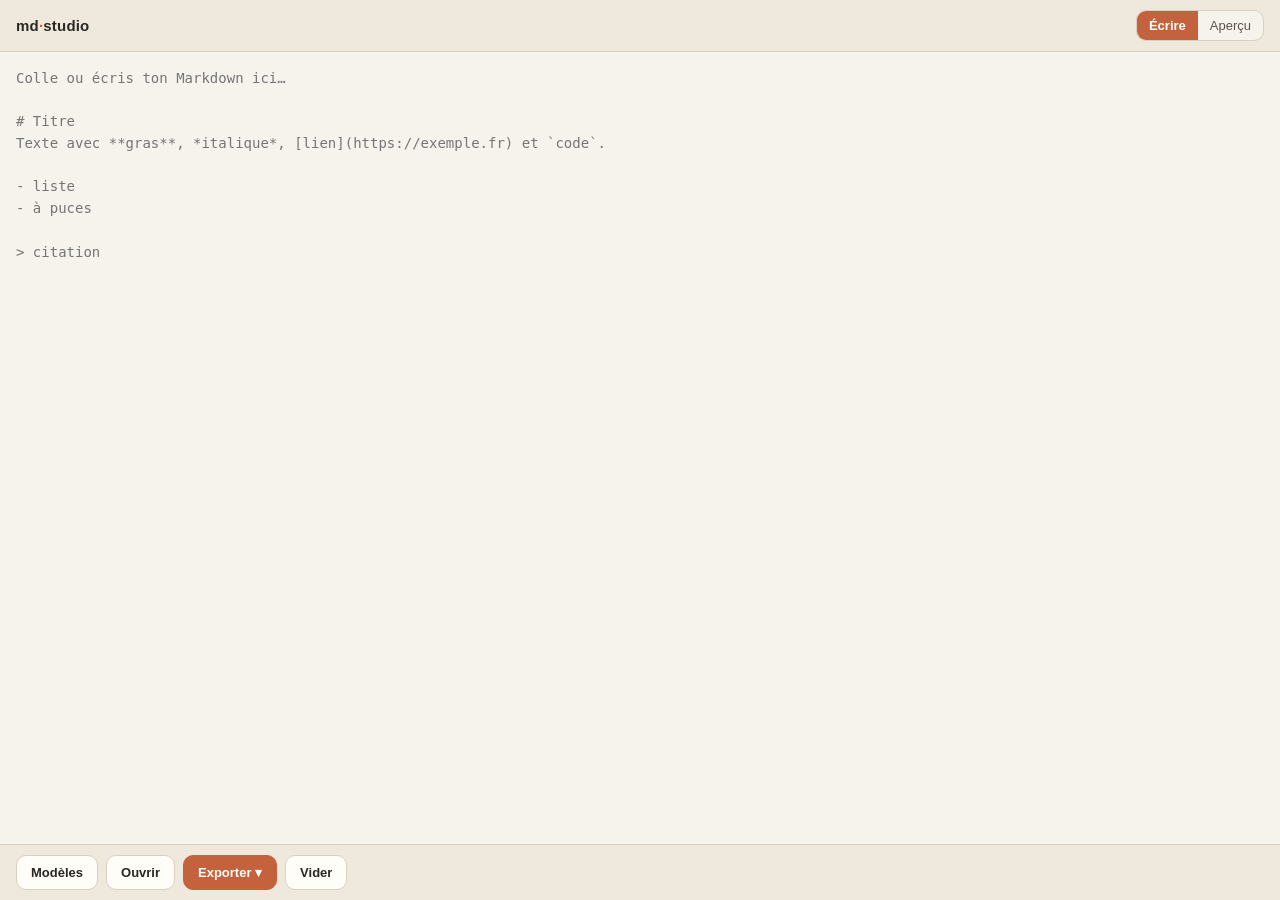
<file: md-studio/index.html>
<!doctype html>
<html lang="fr">
<head>
<meta charset="utf-8">
<meta name="viewport" content="width=device-width, initial-scale=1, viewport-fit=cover">
<meta name="theme-color" content="#c4623d">
<link rel="manifest" href="manifest.webmanifest">
<link rel="apple-touch-icon" href="/icons/icon-192.png">
<meta name="apple-mobile-web-app-capable" content="yes">
<meta name="apple-mobile-web-app-status-bar-style" content="default">
<meta name="apple-mobile-web-app-title" content="md studio">
<title>md studio — md → présentable</title>
<style>
  /* ── Design system frugal (famille Zebracorn : papier / encre / terracotta) ──
     Polices système uniquement → zéro CDN, marche 100 % offline. */
  :root{
    --papier:#f6f3ec; --papier-2:#efe9dd; --encre:#2b2723; --encre-2:#5b544c;
    --terracotta:#c4623d; --trait:#d9d0c0; --blanc:#fffdf8;
    --r:14px; --pad:16px;
  }
  @media (prefers-color-scheme: dark){
    :root{ --papier:#1c1a17; --papier-2:#23201c; --encre:#ece6db; --encre-2:#a9a195;
           --trait:#37322b; --blanc:#211e1a; }
  }
  *{ box-sizing:border-box; -webkit-tap-highlight-color:transparent; }
  /* [hidden] doit toujours gagner, même sur un sélecteur #id avec display: */
  [hidden]{ display:none !important; }
  html,body{ margin:0; height:100%; }
  body{
    font-family:-apple-system,BlinkMacSystemFont,"Segoe UI",Roboto,Helvetica,Arial,sans-serif;
    background:var(--papier); color:var(--encre);
    -webkit-text-size-adjust:100%;
  }
  .app{ display:flex; flex-direction:column; height:100%;
        padding-top:env(safe-area-inset-top); }
  header{
    display:flex; align-items:center; gap:10px; padding:10px var(--pad);
    border-bottom:1px solid var(--trait); background:var(--papier-2);
    position:sticky; top:0; z-index:5;
  }
  header h1{ font-size:15px; margin:0; font-weight:650; letter-spacing:.2px; flex:1; }
  header h1 b{ color:var(--terracotta); }
  .seg{ display:flex; background:var(--papier); border:1px solid var(--trait);
        border-radius:10px; overflow:hidden; }
  .seg button{ border:0; background:transparent; color:var(--encre-2);
        font:inherit; font-size:13px; padding:7px 12px; }
  .seg button[aria-pressed="true"]{ background:var(--terracotta); color:#fff; font-weight:600; }
  main{ flex:1; min-height:0; display:flex; }
  /* Édition */
  #editor{ flex:1; border:0; resize:none; padding:var(--pad);
    font-family:ui-monospace,SFMono-Regular,Menlo,Consolas,monospace;
    font-size:14px; line-height:1.55; background:var(--papier); color:var(--encre);
    outline:none; width:100%; }
  /* Aperçu */
  #preview-wrap{ flex:1; overflow:auto; -webkit-overflow-scrolling:touch;
    display:flex; justify-content:center; background:var(--papier); }
  .doc{ background:var(--blanc); color:var(--encre); width:100%; max-width:720px;
    margin:18px; padding:30px 34px; border:1px solid var(--trait); border-radius:var(--r);
    box-shadow:0 1px 0 rgba(0,0,0,.03); line-height:1.62; font-size:16px;
    overflow-wrap:break-word; }
  .doc h1,.doc h2,.doc h3{ font-family:"Iowan Old Style","Palatino Linotype",Palatino,Georgia,serif;
    line-height:1.25; margin:1.3em 0 .5em; font-weight:650; }
  .doc h1{ font-size:1.7em; margin-top:0; }
  .doc h2{ font-size:1.35em; border-bottom:1px solid var(--trait); padding-bottom:.18em; }
  .doc h3{ font-size:1.13em; }
  .doc p{ margin:.7em 0; }
  .doc a{ color:var(--terracotta); }
  .doc strong{ font-weight:680; }
  .doc ul,.doc ol{ margin:.6em 0; padding-left:1.4em; }
  .doc li{ margin:.25em 0; }
  .doc blockquote{ margin:.9em 0; padding:.2em 0 .2em 1em; border-left:3px solid var(--terracotta);
    color:var(--encre-2); font-style:italic; }
  .doc code{ font-family:ui-monospace,SFMono-Regular,Menlo,Consolas,monospace; font-size:.88em;
    background:var(--papier-2); padding:.12em .4em; border-radius:6px; }
  .doc pre{ background:var(--papier-2); padding:14px 16px; border-radius:10px; overflow:auto;
    border:1px solid var(--trait); }
  .doc pre code{ background:none; padding:0; font-size:.86em; line-height:1.5; }
  .doc hr{ border:0; border-top:1px solid var(--trait); margin:1.6em 0; }
  .doc img{ max-width:100%; border-radius:8px; }
  .doc table{ border-collapse:collapse; width:100%; margin:.8em 0; font-size:.95em; }
  .doc th,.doc td{ border:1px solid var(--trait); padding:6px 10px; text-align:left; }
  .doc th{ background:var(--papier-2); }
  .doc .empty{ color:var(--encre-2); font-style:italic; }
  /* Barre d'actions */
  footer{ display:flex; gap:8px; padding:10px var(--pad);
    padding-bottom:calc(10px + env(safe-area-inset-bottom));
    border-top:1px solid var(--trait); background:var(--papier-2);
    overflow-x:auto; }
  footer button{ flex:0 0 auto; border:1px solid var(--trait); background:var(--blanc);
    color:var(--encre); font:inherit; font-size:13px; font-weight:600; padding:9px 14px;
    border-radius:10px; }
  footer button.primary{ background:var(--terracotta); color:#fff; border-color:var(--terracotta); }
  footer button:active{ transform:translateY(1px); }
  .hint{ font-size:12px; color:var(--encre-2); padding:6px var(--pad) 0; }
  .toast{ position:fixed; left:50%; bottom:calc(72px + env(safe-area-inset-bottom));
    transform:translateX(-50%); background:var(--encre); color:var(--papier);
    padding:9px 16px; border-radius:20px; font-size:13px; opacity:0; pointer-events:none;
    transition:opacity .2s; z-index:20; max-width:90%; text-align:center; }
  .toast.show{ opacity:.96; }
  input[type=file]{ display:none; }
  /* Bottom-sheet Modèles */
  .scrim{ position:fixed; inset:0; background:rgba(0,0,0,.35); opacity:0; pointer-events:none;
    transition:opacity .2s; z-index:30; }
  .scrim.show{ opacity:1; pointer-events:auto; }
  .sheet{ position:fixed; left:0; right:0; bottom:0; z-index:31; background:var(--papier);
    border-top-left-radius:18px; border-top-right-radius:18px; border-top:1px solid var(--trait);
    padding:8px 14px calc(16px + env(safe-area-inset-bottom)); transform:translateY(100%);
    transition:transform .22s ease; max-width:560px; margin:0 auto; }
  .sheet.show{ transform:translateY(0); }
  .sheet .grip{ width:38px; height:4px; border-radius:2px; background:var(--trait);
    margin:6px auto 10px; }
  .sheet h2{ font-size:14px; margin:2px 4px 8px; color:var(--encre-2); font-weight:600; }
  .sheet button.tpl{ display:block; width:100%; text-align:left; border:1px solid var(--trait);
    background:var(--blanc); color:var(--encre); font:inherit; padding:12px 14px; border-radius:12px;
    margin-bottom:8px; }
  .sheet button.tpl b{ display:block; font-size:14px; font-weight:650; }
  .sheet button.tpl span{ display:block; font-size:12px; color:var(--encre-2); margin-top:2px; }
  /* Impression → PDF (partage iOS « Enregistrer en PDF ») */
  @media print{
    header,footer,.hint{ display:none !important; }
    .app,main,#preview-wrap{ display:block; height:auto; overflow:visible; }
    body{ background:#fff; }
    .doc{ box-shadow:none; border:0; margin:0; max-width:none; padding:0; }
  }
</style>
</head>
<body>
<div class="app">
  <header>
    <h1>md<b>·</b>studio</h1>
    <div class="seg" role="tablist">
      <button id="tab-edit" aria-pressed="true">Écrire</button>
      <button id="tab-view" aria-pressed="false">Aperçu</button>
    </div>
  </header>

  <main>
    <textarea id="editor" spellcheck="false" placeholder="Colle ou écris ton Markdown ici…

# Titre
Texte avec **gras**, *italique*, [lien](https://exemple.fr) et `code`.

- liste
- à puces

> citation"></textarea>
    <div id="preview-wrap" hidden><article class="doc" id="preview"></article></div>
  </main>

  <footer>
    <button id="btn-tpl">Modèles</button>
    <button id="btn-open">Ouvrir</button>
    <button id="btn-export" class="primary">Exporter ▾</button>
    <button id="btn-clear">Vider</button>
    <input type="file" id="file" accept=".md,.markdown,.txt,text/markdown,text/plain">
  </footer>
</div>
<div class="toast" id="toast"></div>
<div class="scrim" id="scrim"></div>
<div class="sheet" id="sheet" role="dialog" aria-label="Modèles">
  <div class="grip"></div>
  <h2>Partir d’un modèle</h2>
  <button class="tpl" data-tpl="spike"><b>Verdict de spike</b><span>Hypothèse → verdict → facile / coince → prochaine étape</span></button>
  <button class="tpl" data-tpl="decision"><b>Note de décision</b><span>Contexte → options → décision → pourquoi → conséquences</span></button>
  <button class="tpl" data-tpl="data"><b>Données → récit</b><span>Le chiffre clé → ce qu’il raconte → la nuance → tableau</span></button>
</div>
<div class="sheet" id="sheet-export" role="dialog" aria-label="Exporter">
  <div class="grip"></div>
  <h2>Exporter</h2>
  <button class="tpl" id="btn-pdf"><b>PDF</b><span>Impression → « Enregistrer en PDF » (iOS)</span></button>
  <button class="tpl" id="btn-html"><b>HTML autonome</b><span>Fichier .html qui s’ouvre partout, styles inclus</span></button>
  <button class="tpl" id="btn-png"><b>Image PNG</b><span>Capture du rendu (best-effort ; sinon PDF)</span></button>
  <button class="tpl" id="btn-copy"><b>Copier le rendu</b><span>Texte mis en forme dans le presse-papier</span></button>
</div>

<script>
/* ──────────────────────────────────────────────────────────────────────────
   md studio — convertisseur Markdown → présentable, 100 % autonome.
   Aucune dépendance externe : un mini-parseur Markdown inline (sous-ensemble
   courant). Choix frugal : couvrir ce qui sert vraiment (titres, gras/ital,
   listes, code, citations, liens, images, hr, tableaux simples) plutôt qu'une
   lib complète. Marche offline, testable sans réseau.
   ────────────────────────────────────────────────────────────────────────── */

const $ = s => document.querySelector(s);
const editor = $('#editor'), preview = $('#preview'), previewWrap = $('#preview-wrap');

/* ── escape HTML (sécurité + rendu prévisible) ── */
function esc(s){ return s.replace(/&/g,'&amp;').replace(/</g,'&lt;').replace(/>/g,'&gt;'); }

/* ── inline : code, gras, italique, liens, images ── */
function inline(s){
  // code inline d'abord (protège le reste)
  const codes = [];
  s = s.replace(/`([^`]+)`/g, (_,c)=>{ codes.push('<code>'+esc(c)+'</code>'); return ' '+(codes.length-1)+' '; });
  s = esc(s);
  // images ![alt](src)
  s = s.replace(/!\[([^\]]*)\]\(([^)\s]+)[^)]*\)/g, (_,a,src)=>'<img alt="'+a+'" src="'+src+'">');
  // liens [txt](url)
  s = s.replace(/\[([^\]]+)\]\(([^)\s]+)[^)]*\)/g, (_,t,u)=>'<a href="'+u+'" target="_blank" rel="noopener">'+t+'</a>');
  // gras puis italique
  s = s.replace(/\*\*([^*]+)\*\*/g,'<strong>$1</strong>').replace(/__([^_]+)__/g,'<strong>$1</strong>');
  s = s.replace(/\*([^*]+)\*/g,'<em>$1</em>').replace(/(^|[\s(])_([^_]+)_/g,'$1<em>$2</em>');
  // restaure le code inline
  s = s.replace(/ (\d+) /g,(_,i)=>codes[+i]);
  return s;
}

/* ── parse une ligne de tableau « | a | b | » ── */
function isTableSep(l){ return /^\s*\|?[\s:|-]+\|[\s:|-]+\|?\s*$/.test(l) && l.includes('-'); }
function cells(l){ return l.replace(/^\s*\|/,'').replace(/\|\s*$/,'').split('|').map(c=>c.trim()); }

/* ── parseur block-level ── */
function mdToHtml(src){
  src = src.replace(/\r\n?/g,'\n');
  const lines = src.split('\n');
  let html = '', i = 0;
  const flushParagraph = buf => { if(buf.length){ html += '<p>'+inline(buf.join(' '))+'</p>'; buf.length=0; } };

  while(i < lines.length){
    let line = lines[i];

    // fenced code ```
    if(/^\s*```/.test(line)){
      const lang = line.replace(/^\s*```/,'').trim();
      i++; const code = [];
      while(i < lines.length && !/^\s*```/.test(lines[i])){ code.push(lines[i]); i++; }
      i++; // saute la fence fermante
      html += '<pre><code'+(lang?' class="lang-'+esc(lang)+'"':'')+'>'+esc(code.join('\n'))+'</code></pre>';
      continue;
    }
    // hr
    if(/^\s*([-*_])(\s*\1){2,}\s*$/.test(line)){ html += '<hr>'; i++; continue; }
    // titres
    const h = line.match(/^(#{1,6})\s+(.*)$/);
    if(h){ const n = h[1].length; html += '<h'+n+'>'+inline(h[2].trim())+'</h'+n+'>'; i++; continue; }
    // citation (regroupe les lignes >)
    if(/^\s*>\s?/.test(line)){
      const q = [];
      while(i < lines.length && /^\s*>\s?/.test(lines[i])){ q.push(lines[i].replace(/^\s*>\s?/,'')); i++; }
      html += '<blockquote>'+mdToHtml(q.join('\n'))+'</blockquote>';
      continue;
    }
    // tableau (en-tête + séparateur)
    if(line.includes('|') && i+1 < lines.length && isTableSep(lines[i+1])){
      const head = cells(line); i += 2;
      let t = '<table><thead><tr>'+head.map(c=>'<th>'+inline(c)+'</th>').join('')+'</tr></thead><tbody>';
      while(i < lines.length && lines[i].includes('|') && lines[i].trim()!==''){
        t += '<tr>'+cells(lines[i]).map(c=>'<td>'+inline(c)+'</td>').join('')+'</tr>'; i++;
      }
      html += t+'</tbody></table>'; continue;
    }
    // listes (puces ou numérotées, consécutives)
    const ul = line.match(/^\s*[-*+]\s+(.*)$/), ol = line.match(/^\s*\d+\.\s+(.*)$/);
    if(ul || ol){
      const ordered = !!ol; const items = [];
      const re = ordered ? /^\s*\d+\.\s+(.*)$/ : /^\s*[-*+]\s+(.*)$/;
      while(i < lines.length){ const m = lines[i].match(re); if(!m) break; items.push(m[1]); i++; }
      html += (ordered?'<ol>':'<ul>') + items.map(it=>'<li>'+inline(it)+'</li>').join('') + (ordered?'</ol>':'</ul>');
      continue;
    }
    // ligne vide
    if(line.trim()===''){ i++; continue; }
    // paragraphe (accumule jusqu'à une ligne vide / un bloc)
    const para = [];
    while(i < lines.length && lines[i].trim()!=='' &&
          !/^\s*(#{1,6}\s|>|```|[-*+]\s|\d+\.\s)/.test(lines[i]) &&
          !/^\s*([-*_])(\s*\1){2,}\s*$/.test(lines[i])){
      para.push(lines[i]); i++;
    }
    flushParagraph(para);
  }
  return html;
}

/* ── rendu live + persistance ── */
const KEY = 'mdstudio_draft';
function render(){
  const src = editor.value;
  preview.innerHTML = src.trim() ? mdToHtml(src)
    : '<p class="empty">Rien à afficher — écris du Markdown dans l’onglet « Écrire ».</p>';
  try{ localStorage.setItem(KEY, src); }catch(e){}
}
editor.addEventListener('input', render);

/* ── onglets ── */
function setTab(view){
  $('#tab-edit').setAttribute('aria-pressed', String(!view));
  $('#tab-view').setAttribute('aria-pressed', String(view));
  editor.hidden = view; previewWrap.hidden = !view;
  if(view) render();
}
$('#tab-edit').onclick = ()=>setTab(false);
$('#tab-view').onclick = ()=>setTab(true);

/* ── toast ── */
let toastT;
function toast(msg){ const t=$('#toast'); t.textContent=msg; t.classList.add('show');
  clearTimeout(toastT); toastT=setTimeout(()=>t.classList.remove('show'), 1900); }

/* ── ouvrir un .md ── */
$('#btn-open').onclick = ()=>$('#file').click();
$('#file').onchange = e=>{
  const f = e.target.files[0]; if(!f) return;
  const r = new FileReader();
  r.onload = ()=>{ editor.value = r.result; render(); toast('« '+f.name+' » chargé'); };
  r.readAsText(f); e.target.value='';
};

/* ── document HTML autonome (styles inline → s’ouvre seul partout) ── */
function standaloneHtml(){
  const title = (editor.value.match(/^#\s+(.+)$/m)||[])[1] || 'Document';
  const css = `body{font-family:-apple-system,BlinkMacSystemFont,"Segoe UI",Roboto,Helvetica,Arial,sans-serif;`
    +`line-height:1.62;color:#2b2723;background:#f6f3ec;margin:0;padding:28px}`
    +`.doc{background:#fffdf8;max-width:720px;margin:0 auto;padding:30px 34px;border-radius:14px;`
    +`border:1px solid #d9d0c0;font-size:16px;overflow-wrap:break-word}`
    +`h1,h2,h3{font-family:"Iowan Old Style",Palatino,Georgia,serif;line-height:1.25;margin:1.3em 0 .5em}`
    +`h1{font-size:1.7em;margin-top:0}h2{font-size:1.35em;border-bottom:1px solid #d9d0c0;padding-bottom:.18em}`
    +`a{color:#c4623d}blockquote{margin:.9em 0;padding:.2em 0 .2em 1em;border-left:3px solid #c4623d;color:#5b544c;font-style:italic}`
    +`code{font-family:ui-monospace,Menlo,Consolas,monospace;background:#efe9dd;padding:.12em .4em;border-radius:6px;font-size:.88em}`
    +`pre{background:#efe9dd;padding:14px 16px;border-radius:10px;overflow:auto;border:1px solid #d9d0c0}`
    +`pre code{background:none;padding:0}hr{border:0;border-top:1px solid #d9d0c0;margin:1.6em 0}`
    +`img{max-width:100%;border-radius:8px}table{border-collapse:collapse;width:100%}`
    +`th,td{border:1px solid #d9d0c0;padding:6px 10px;text-align:left}th{background:#efe9dd}`;
  return '<!doctype html><html lang="fr"><head><meta charset="utf-8">'
    +'<meta name="viewport" content="width=device-width,initial-scale=1">'
    +'<title>'+esc(title)+'</title><style>'+css+'</style></head>'
    +'<body><article class="doc">'+mdToHtml(editor.value)+'</article></body></html>';
}
function download(name, content, type){
  const blob = new Blob([content], {type});
  const url = URL.createObjectURL(blob);
  const a = document.createElement('a'); a.href=url; a.download=name; a.click();
  setTimeout(()=>URL.revokeObjectURL(url), 1000);
}
$('#btn-html').onclick = ()=>{
  if(!editor.value.trim()) return toast('Rien à exporter');
  closeSheets();
  download('document.html', standaloneHtml(), 'text/html'); toast('HTML exporté');
};

/* ── PDF : impression native (iOS → partage « Enregistrer en PDF ») ── */
$('#btn-pdf').onclick = ()=>{ if(!editor.value.trim()) return toast('Rien à exporter');
  closeSheets(); setTab(true); setTimeout(()=>window.print(), 220); };

/* ── PNG : best-effort via SVG <foreignObject> → canvas.
   Note honnête : marche bien sur Chrome/desktop ; Safari iOS peut refuser
   (canvas « tainted ») surtout avec des images distantes. Fallback : message. ── */
$('#btn-png').onclick = async ()=>{
  if(!editor.value.trim()) return toast('Rien à exporter');
  closeSheets();
  try{
    const w = Math.min(preview.scrollWidth||720, 720);
    const inner = '<div xmlns="http://www.w3.org/1999/xhtml" style="background:#fffdf8;color:#2b2723;'
      +'font-family:-apple-system,Helvetica,Arial,sans-serif;font-size:16px;line-height:1.6;'
      +'padding:30px 34px;width:'+(w-0)+'px;box-sizing:border-box">'+mdToHtml(editor.value)+'</div>';
    const h = preview.scrollHeight + 80;
    const svg = '<svg xmlns="http://www.w3.org/2000/svg" width="'+w+'" height="'+h+'">'
      +'<foreignObject width="100%" height="100%">'+inner+'</foreignObject></svg>';
    const img = new Image();
    img.onload = ()=>{
      const scale = 2, c = document.createElement('canvas');
      c.width = w*scale; c.height = h*scale;
      const ctx = c.getContext('2d'); ctx.scale(scale,scale);
      ctx.fillStyle = '#fffdf8'; ctx.fillRect(0,0,w,h);
      ctx.drawImage(img,0,0);
      c.toBlob(b=>{ if(!b) return toast('PNG non supporté ici — utilise PDF');
        const u=URL.createObjectURL(b); const a=document.createElement('a');
        a.href=u; a.download='document.png'; a.click(); setTimeout(()=>URL.revokeObjectURL(u),1000);
        toast('PNG exporté'); }, 'image/png');
    };
    img.onerror = ()=>toast('PNG non supporté ici — utilise PDF');
    img.src = 'data:image/svg+xml;charset=utf-8,'+encodeURIComponent(svg);
  }catch(e){ toast('PNG non supporté ici — utilise PDF'); }
};

/* ── copier le rendu (HTML riche si possible, sinon source) ── */
$('#btn-copy').onclick = async ()=>{
  if(!editor.value.trim()) return toast('Rien à copier');
  closeSheets();
  try{
    if(window.ClipboardItem && navigator.clipboard?.write){
      const html = standaloneHtml();
      await navigator.clipboard.write([new ClipboardItem({
        'text/html': new Blob([html],{type:'text/html'}),
        'text/plain': new Blob([editor.value],{type:'text/plain'}),
      })]); toast('Rendu copié');
    }else{ await navigator.clipboard.writeText(editor.value); toast('Markdown copié'); }
  }catch(e){ toast('Copie impossible'); }
};

/* ── vider ── */
$('#btn-clear').onclick = ()=>{ if(!editor.value.trim()) return;
  if(confirm('Vider l’éditeur ?')){ editor.value=''; render(); setTab(false); } };

/* ── Modèles (gabarits narratifs — esprit Ferryman : du structuré au récit).
   Génériques par choix : les vrais gabarits éditoriaux Ferryman se brancheront
   quand le repo sera accessible ; ici, des amorces utiles tout de suite. ── */
const TEMPLATES = {
  spike:
`# Spike — [hypothèse]

**Hypothèse testée :** …

**Verdict :** ✅ confirmée · ⚠️ confirmée avec réserves · ❌ infirmée

## Ce qui est facile
- …

## Ce qui coince
- …

## Prochaine étape qui tranche
…`,
  decision:
`# Décision — [sujet]

**Contexte :** …

## Options
1. **Option A** — …
2. **Option B** — …

## Décision retenue
…

**Pourquoi :** …

**Conséquences / risques :** …`,
  data:
`# [Le chiffre qui frappe]

> **[X %]** — [ce que ça dit en une phrase].

## Ce que ça raconte
…

## La nuance
…

| Série | Valeur |
|-------|--------|
| …     | …      |`,
};
const scrim = $('#scrim');
function closeSheets(){ document.querySelectorAll('.sheet').forEach(s=>s.classList.remove('show')); scrim.classList.remove('show'); }
function openSheet(el){ closeSheets(); el.classList.add('show'); scrim.classList.add('show'); }
scrim.onclick = closeSheets;
$('#btn-tpl').onclick = ()=>openSheet($('#sheet'));
$('#btn-export').onclick = ()=>{ if(!editor.value.trim()) return toast('Rien à exporter'); openSheet($('#sheet-export')); };
// Seuls les boutons modèles (data-tpl) — pas les boutons d'export qui partagent .tpl
document.querySelectorAll('#sheet .tpl').forEach(b => b.onclick = ()=>{
  const tpl = TEMPLATES[b.dataset.tpl]; if(!tpl) return;
  if(editor.value.trim() && !confirm('Remplacer le contenu actuel par ce modèle ?')) return;
  editor.value = tpl; render(); setTab(false); closeSheets(); editor.focus();
  toast('Modèle inséré');
});

/* ── partage entrant : ?text= / ?title= (share_target ou deep-link) ── */
function fromShare(){
  try{
    const p = new URLSearchParams(location.search);
    const text = p.get('text'), title = p.get('title'), url = p.get('url');
    if(!text && !title && !url) return false;
    let md = '';
    if(title) md += '# '+title+'\n\n';
    if(text)  md += text;
    if(url)   md += (md?'\n\n':'') + url;
    editor.value = md.trim();
    history.replaceState(null, '', location.pathname); // nettoie l'URL
    return true;
  }catch(e){ return false; }
}

/* ── boot : partage entrant prioritaire, sinon brouillon restauré ── */
if(!fromShare()){
  try{ const s = localStorage.getItem(KEY); if(s) editor.value = s; }catch(e){}
}
render();

/* ── service worker (offline + installable « Ajouter à l'écran d'accueil ») ── */
if('serviceWorker' in navigator){
  window.addEventListener('load', ()=>navigator.serviceWorker.register('sw.js').catch(()=>{}));
}
</script>
</body>
</html>
</file>
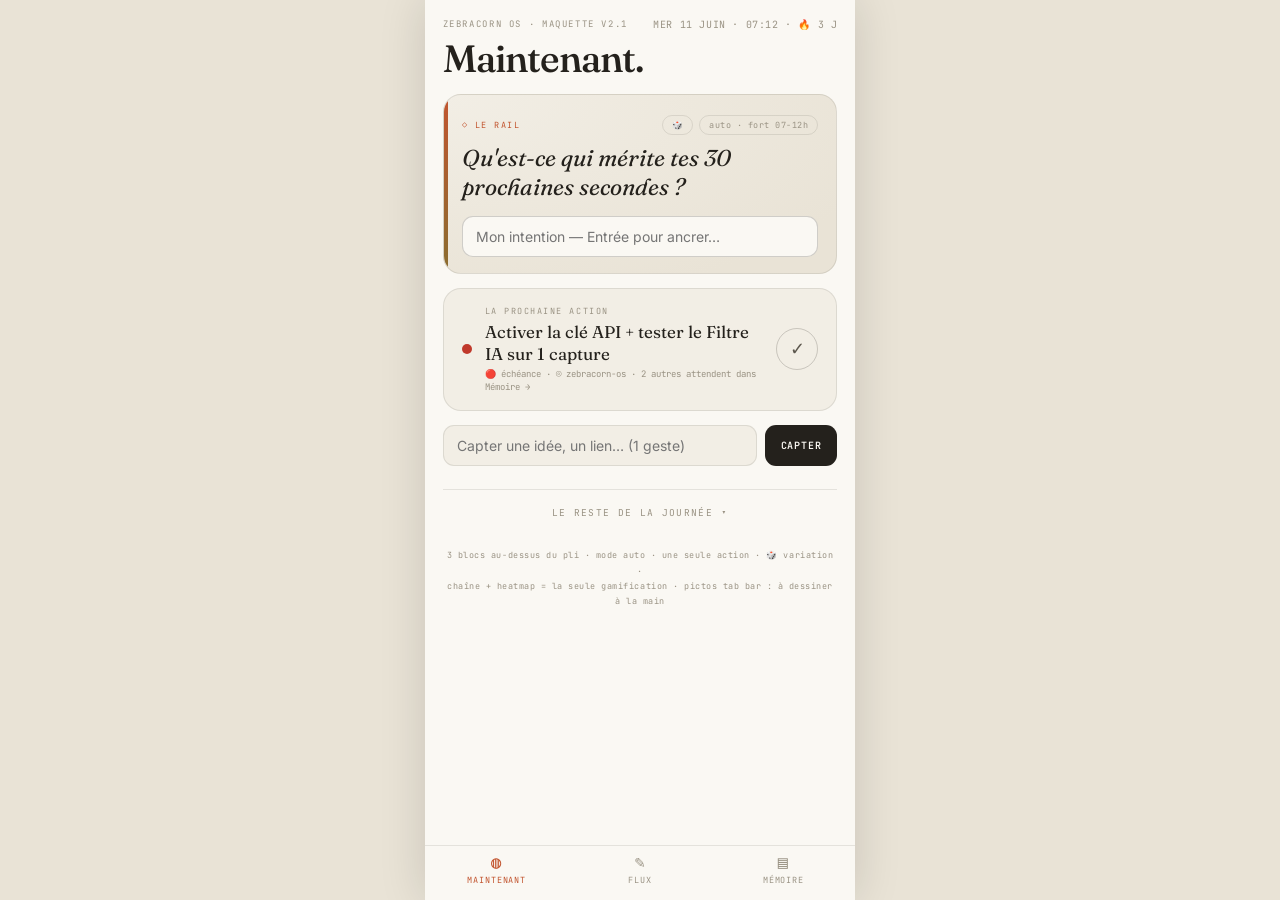
<file: maquette_maintenant_v2.html>
<!DOCTYPE html>
<html lang="fr">
<head>
<meta charset="utf-8"/>
<meta name="viewport" content="width=device-width,initial-scale=1,viewport-fit=cover"/>
<title>Maquette · Maintenant v2 — le rail d'abord</title>
<link rel="preconnect" href="https://fonts.googleapis.com"/>
<link href="https://fonts.googleapis.com/css2?family=Fraunces:ital,wght@0,400;0,500;1,400&family=Inter:wght@400;500;600&family=JetBrains+Mono:wght@400;600&display=swap" rel="stylesheet"/>
<style>
*{box-sizing:border-box;margin:0;padding:0;-webkit-tap-highlight-color:transparent}
:root{
  --bg:#faf8f3;--bg2:#f2eee5;--bg3:#e9e3d6;
  --ink:#24211c;--ink2:#5c574d;--ink3:#9a9384;
  --border:rgba(36,33,28,.10);--border2:rgba(36,33,28,.20);
  --ac:#c2552f;--ac2:#8a6d2f;--ok:#3f7d5a;
  --r:12px;--rl:18px;
  --fs:'Fraunces',Georgia,serif;--fb:'Inter',system-ui,sans-serif;--fm:'JetBrains Mono',ui-monospace,monospace;
}
@media(prefers-color-scheme:dark){:root{
  --bg:#1a1813;--bg2:#221f18;--bg3:#2c2820;
  --ink:#f0ece2;--ink2:#b3ab9a;--ink3:#746d5d;
  --border:rgba(255,255,255,.08);--border2:rgba(255,255,255,.16);
  --ac:#e0764a;--ac2:#c2a35a;--ok:#4f9a70;
}}
body{background:var(--bg3);color:var(--ink);font-family:var(--fb);line-height:1.45;display:flex;justify-content:center;min-height:100svh}
.phone{width:100%;max-width:430px;background:var(--bg);min-height:100svh;display:flex;flex-direction:column;box-shadow:0 0 44px rgba(0,0,0,.14)}
.scroll{flex:1;overflow-y:auto;padding:1.1rem 1.1rem 2rem}
.hdr{display:flex;justify-content:space-between;align-items:flex-start;margin-bottom:.5rem}
.brand{font-family:var(--fm);font-size:9px;letter-spacing:.18em;text-transform:uppercase;color:var(--ink3)}
.date-lbl{font-family:var(--fm);font-size:10px;color:var(--ink3);text-transform:uppercase;letter-spacing:.06em}
.h1{font-family:var(--fs);font-size:38px;font-weight:500;letter-spacing:-1px;line-height:1;margin:.15rem 0 1rem}

/* ── BLOC 1 · le rail (mode automatique) ── */
.rail{position:relative;background:radial-gradient(120% 120% at 0% 0%,var(--bg2),var(--bg3));border:1px solid var(--border);border-radius:var(--rl);padding:20px 18px 16px;margin-bottom:.9rem;overflow:hidden}
.rail::before{content:"";position:absolute;left:0;top:0;bottom:0;width:4px;background:linear-gradient(var(--ac),var(--ac2));animation:breathe 4s ease-in-out infinite}
@keyframes breathe{0%,100%{opacity:.55}50%{opacity:1}}
.rail-top{display:flex;justify-content:space-between;align-items:center;margin-bottom:9px}
.rail-k{font-family:var(--fm);font-size:8.5px;letter-spacing:.18em;text-transform:uppercase;color:var(--ac)}
.mode-auto{font-family:var(--fm);font-size:8.5px;color:var(--ink3);letter-spacing:.06em;border:1px solid var(--border);border-radius:20px;padding:3px 9px;background:transparent;cursor:pointer}
.rail-q{font-family:var(--fs);font-style:italic;font-size:23px;font-weight:400;line-height:1.25;margin-bottom:14px}
.rail input{width:100%;background:var(--bg);border:1px solid var(--border2);border-radius:11px;padding:11px 13px;color:var(--ink);font-family:var(--fb);font-size:14px;outline:none}
.rail input:focus{border-color:var(--ac)}
.intent-set{display:none;align-items:baseline;gap:8px}
.intent-set .tick{color:var(--ok);font-family:var(--fm);font-size:11px}
.intent-set .txt{font-size:15px;font-weight:500}
.rail.done .rail-q,.rail.done input{display:none}
.rail.done .intent-set{display:flex}

/* ── BLOC 2 · LA prochaine action ── */
.next{background:var(--bg2);border:1px solid var(--border);border-radius:var(--rl);padding:16px 18px;margin-bottom:.9rem;display:flex;gap:13px;align-items:center}
.next .dot{width:10px;height:10px;border-radius:50%;background:#c0392b;flex-shrink:0}
.next .body{flex:1;min-width:0}
.next .k{font-family:var(--fm);font-size:8.5px;letter-spacing:.18em;text-transform:uppercase;color:var(--ink3);margin-bottom:4px}
.next .t{font-family:var(--fs);font-size:17px;line-height:1.25}
.next .meta{font-family:var(--fm);font-size:9px;color:var(--ink3);margin-top:4px}
.next .go{width:42px;height:42px;border-radius:50%;border:1.5px solid var(--border2);background:transparent;color:var(--ink2);font-size:18px;cursor:pointer;flex-shrink:0;transition:.15s}
.next.fait{opacity:.55}.next.fait .t{text-decoration:line-through}
.next.fait .go{background:var(--ok);border-color:var(--ok);color:#fff}

/* ── BLOC 3 · capture immédiate ── */
.capt{display:flex;gap:8px;margin-bottom:1.4rem}
.capt input{flex:1;background:var(--bg2);border:1px solid var(--border);border-radius:11px;padding:11px 13px;color:var(--ink);font-family:var(--fb);font-size:14px;outline:none}
.capt input:focus{border-color:var(--ac)}
.capt button{font-family:var(--fm);font-size:10px;letter-spacing:.08em;text-transform:uppercase;background:var(--ink);color:var(--bg);border:none;border-radius:11px;padding:0 16px;cursor:pointer;font-weight:600}
.capt-ok{font-family:var(--fm);font-size:10px;color:var(--ok);margin:-1rem 0 1.2rem;display:none}

/* ── Le pli ── */
details.pli{border-top:1px solid var(--border);padding-top:.4rem}
details.pli summary{list-style:none;cursor:pointer;display:flex;justify-content:center;align-items:center;gap:8px;padding:.6rem 0;font-family:var(--fm);font-size:9.5px;letter-spacing:.14em;text-transform:uppercase;color:var(--ink3)}
details.pli summary::-webkit-details-marker{display:none}
details.pli summary .chev{transition:transform .2s}
details.pli[open] summary .chev{transform:rotate(180deg)}
.pli-grid{display:flex;flex-direction:column;gap:.8rem;padding-bottom:1rem}
.card{background:var(--bg2);border:1px solid var(--border);border-radius:var(--r);padding:12px 14px}
.card .k{font-family:var(--fm);font-size:8.5px;letter-spacing:.16em;text-transform:uppercase;color:var(--ink3);margin-bottom:6px}
.card .row{display:flex;justify-content:space-between;font-size:13px;color:var(--ink2);padding:2px 0}
.card .row b{color:var(--ink);font-weight:500}
.card .mono{font-family:var(--fm);font-size:10px;color:var(--ac)}
.days{display:flex;gap:5px;margin-top:4px}
.day{flex:1;height:26px;border-radius:6px;background:var(--bg3);display:flex;align-items:center;justify-content:center;font-family:var(--fm);font-size:8px;color:var(--ink3)}
.day.f{background:var(--ok);color:#fff}
.day.today{outline:1.5px solid var(--ac)}
.note{font-family:var(--fm);font-size:8.5px;color:var(--ink3);text-align:center;letter-spacing:.06em;margin-top:1.2rem;line-height:1.8}

/* ── Gamification sobre ── */
.big-n{font-family:var(--fs);font-size:36px;font-weight:500;line-height:1;margin:2px 0 8px}
.big-n small{font-family:var(--fm);font-size:9px;color:var(--ink3);letter-spacing:.1em;text-transform:uppercase;margin-left:6px}
.hm{display:grid;grid-template-columns:repeat(15,1fr);gap:3px;margin-top:8px}
.hm i{height:9px;border-radius:2px;background:var(--bg3)}
.hm i.f{background:var(--ok)}
.hm i.t{outline:1.5px solid var(--ac)}
.act-ok{font-family:var(--fm);font-size:10px;color:var(--ok);margin:-.5rem 0 .9rem;display:none;animation:pop .3s var(--ease-spring)}
@keyframes pop{0%{transform:scale(.85);opacity:0}100%{transform:scale(1);opacity:1}}

/* ── Tab bar (labels obligatoires, pictos provisoires → à dessiner à la main) ── */
.tabs{display:flex;border-top:1px solid var(--border);background:var(--bg);padding:8px 0 14px}
.tab{flex:1;display:flex;flex-direction:column;align-items:center;gap:3px;font-family:var(--fm);font-size:8.5px;letter-spacing:.1em;text-transform:uppercase;color:var(--ink3);cursor:pointer}
.tab .ti{font-size:17px;line-height:1}
.tab.on{color:var(--ac)}
</style>
</head>
<body>
<div class="phone"><div class="scroll">

  <div class="hdr"><div class="brand">Zebracorn OS · maquette v2.1</div><div class="date-lbl">Mer 11 juin · 07:12 · 🔥 3 j</div></div>
  <div class="h1">Maintenant.</div>

  <!-- BLOC 1 · le rail. Mode choisi par l'heure ; 🎲 = autre question (moteur de variation). -->
  <div class="rail" id="rail">
    <div class="rail-top">
      <div class="rail-k">◇ Le rail</div>
      <div style="display:flex;gap:6px">
        <button class="mode-auto" id="dice" title="Autre question (variation)">🎲</button>
        <button class="mode-auto" id="mode" title="Auto selon l'heure — tape pour forcer">auto · fort 07-12h</button>
      </div>
    </div>
    <div class="rail-q">Qu'est-ce qui mérite tes 30 prochaines secondes&nbsp;?</div>
    <input id="intent" placeholder="Mon intention — Entrée pour ancrer…"/>
    <div class="intent-set"><span class="tick">✓ ancrée</span><span class="txt" id="intent-txt"></span></div>
  </div>

  <!-- BLOC 2 · LA prochaine action (la 1re rouge du backlog, une seule) -->
  <div class="next" id="next">
    <div class="dot"></div>
    <div class="body">
      <div class="k">La prochaine action</div>
      <div class="t">Activer la clé API + tester le Filtre IA sur 1 capture</div>
      <div class="meta">🔴 échéance · ◎ zebracorn-os · 2 autres attendent dans Mémoire →</div>
    </div>
    <button class="go" id="go" aria-label="Fait">✓</button>
  </div>

  <!-- BLOC 3 · capture immédiate, sans changer d'écran -->
  <div class="capt">
    <input id="cap" placeholder="Capter une idée, un lien… (1 geste)"/>
    <button id="capbtn">Capter</button>
  </div>
  <div class="capt-ok" id="capok">✓ capturé → inbox Flux</div>
  <div class="act-ok" id="actok">✓ fait · 1/1 aujourd'hui · la chaîne tient 🔥</div>

  <!-- LE PLI · tout le reste descend ici, fermé par défaut -->
  <details class="pli">
    <summary><span>le reste de la journée</span><span class="chev">▾</span></summary>
    <div class="pli-grid">
      <div class="card"><div class="k">◇ Agenda</div>
        <div class="row"><span class="mono">09:00</span><b>Stand-up LED</b></div>
        <div class="row"><span class="mono">14:30</span><b>Point CEE dossiers bloqués</b></div>
      </div>
      <div class="card"><div class="k">◇ Cap 2026</div>
        <div class="row"><b style="font-family:var(--fs);font-style:italic">Relier savoir, terrain et récit en un seul organisme.</b></div>
      </div>
      <div class="card"><div class="k">◇ La chaîne</div>
        <div class="big-n">3<small>j · meilleure série</small></div>
        <div class="days"><div class="day f">L</div><div class="day f">M</div><div class="day">M</div><div class="day f">J</div><div class="day">V</div><div class="day">S</div><div class="day today">D</div></div>
        <div class="hm">
          <i class="f"></i><i></i><i class="f"></i><i class="f"></i><i></i><i class="f"></i><i class="f"></i><i></i><i></i><i class="f"></i><i class="f"></i><i class="f"></i><i></i><i class="f"></i><i></i>
          <i class="f"></i><i class="f"></i><i></i><i class="f"></i><i></i><i></i><i class="f"></i><i class="f"></i><i class="f"></i><i></i><i class="f"></i><i></i><i class="f"></i><i class="f"></i><i class="t"></i>
        </div>
      </div>
      <div class="card"><div class="k">📍 Resurfacer · 1 capture dort</div>
        <div class="row"><b>PDF · Méthode des prix hédoniques…</b><span class="mono">→ traiter</span></div>
      </div>
      <div class="card"><div class="k">📖 Ce soir · lecture</div>
        <div class="row"><b>Bienvenue en 2055</b><span class="mono">p.48 · 22 %</span></div>
      </div>
    </div>
  </details>

  <div class="note">3 blocs au-dessus du pli · mode auto · une seule action · 🎲 variation ·<br/>chaîne + heatmap = la seule gamification · pictos tab bar : à dessiner à la main</div>

</div>
<div class="tabs">
  <div class="tab on"><span class="ti">◍</span><span>Maintenant</span></div>
  <div class="tab"><span class="ti">✎</span><span>Flux</span></div>
  <div class="tab"><span class="ti">▤</span><span>Mémoire</span></div>
</div>
</div>
<script>
// Interactions de démonstration (données simulées)
const intent=document.getElementById('intent'),rail=document.getElementById('rail');
intent.addEventListener('keydown',e=>{if(e.key==='Enter'&&intent.value.trim()){
  document.getElementById('intent-txt').textContent=intent.value.trim();rail.classList.add('done');}});
document.getElementById('go').addEventListener('click',()=>{
  const n=document.getElementById('next'),ok=document.getElementById('actok');
  n.classList.add('fait');ok.style.display='block';
  setTimeout(()=>{n.querySelector('.t').textContent='Préparer l’oral DRAP/BAPEC (semaine du 15)';
    n.querySelector('.meta').textContent='🔴 échéance 15/06 · 1 autre attend dans Mémoire →';
    n.classList.remove('fait');ok.style.display='none';},1600);});
const QS=['Qu\'est-ce qui mérite tes 30 prochaines secondes ?',
  'Quelle est LA chose qui rendrait la journée bonne ?',
  'Tu cherches quoi, là, en prenant ce téléphone ?',
  'Un geste de 30 s vaut mieux que 30 min de scroll. Lequel ?'];
let qi=0;
document.getElementById('dice').addEventListener('click',()=>{
  qi=(qi+1)%QS.length;document.querySelector('.rail-q').textContent=QS[qi];});
const modes=['auto · fort 07-12h','forcé · relâché','forcé · libre'];let mi=0;
document.getElementById('mode').addEventListener('click',e=>{mi=(mi+1)%3;e.target.textContent=modes[mi];});
document.getElementById('capbtn').addEventListener('click',()=>{const c=document.getElementById('cap');
  if(!c.value.trim())return;c.value='';const ok=document.getElementById('capok');
  ok.style.display='block';setTimeout(()=>ok.style.display='none',1800);});
</script>
</body>
</html>
</file>
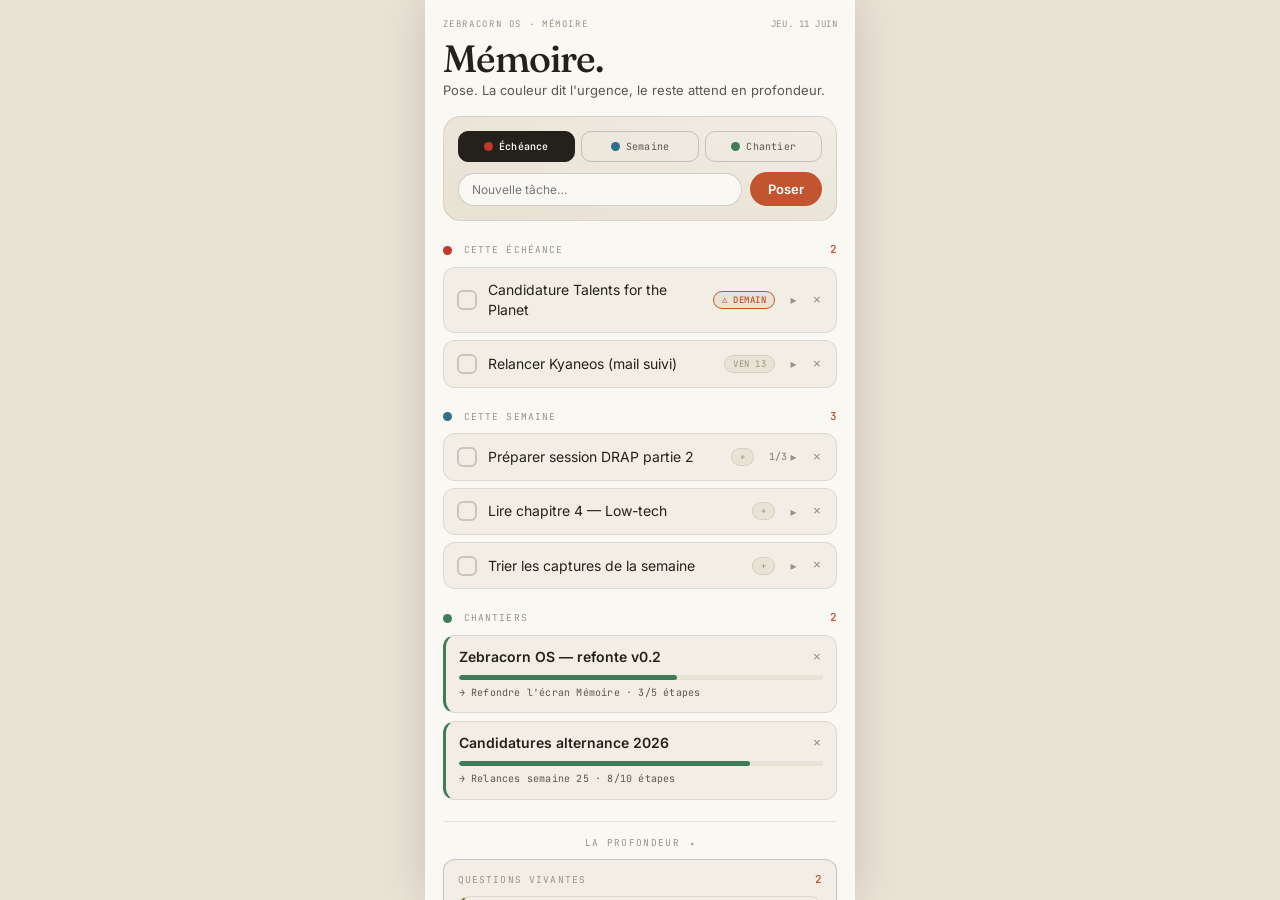
<file: maquette_memoire_v1.html>
<!DOCTYPE html>
<html lang="fr">
<head>
  <meta charset="UTF-8">
  <meta name="viewport" content="width=device-width,initial-scale=1,maximum-scale=1,user-scalable=no">
  <title>Maquette — Mémoire v1</title>
  <link rel="preconnect" href="https://fonts.googleapis.com">
  <link rel="preconnect" href="https://fonts.gstatic.com" crossorigin>
  <link href="https://fonts.googleapis.com/css2?family=Fraunces:ital,opsz,wght@0,9..144,400..600;1,9..144,400..500&family=Inter:wght@400;500;600&family=JetBrains+Mono:wght@400;600&display=swap" rel="stylesheet">
  <link rel="stylesheet" href="styles.css">
  <style>
    /* ── v0.2 Mémoire : dots de priorité (remplacent 🔴🔵🟢) ── */
    .pdot{width:9px;height:9px;border-radius:50%;display:inline-block;flex-shrink:0;}
    .pdot.rouge{background:#c0392b;}.pdot.bleu{background:#2f6f8a;}.pdot.vert{background:var(--ok);}
    .prio-pill{display:flex;align-items:center;justify-content:center;gap:6px;}
    .sec-t .pdot{margin-right:6px;vertical-align:baseline;}
    .sec-h{align-items:center;}
    .sec-t{display:flex;align-items:center;}
  </style>
</head>
<body>
<div class="phone">
<div class="scroll">
  <div class="hdr"><div class="brand">Zebracorn OS · Mémoire</div><div class="date-lbl">JEU. 11 JUIN</div></div>
  <div class="h1">Mémoire.</div>
  <div class="greet">Pose. La couleur dit l'urgence, le reste attend en profondeur.</div>

  <!-- UN CTA : le composer -->
  <div class="composer">
    <div class="prio-pills">
      <button class="prio-pill on"><span class="pdot rouge"></span>Échéance</button>
      <button class="prio-pill"><span class="pdot bleu"></span>Semaine</button>
      <button class="prio-pill"><span class="pdot vert"></span>Chantier</button>
    </div>
    <div class="composer-b">
      <input class="taginp" style="flex:1" placeholder="Nouvelle tâche…"/>
      <button class="save-btn">Poser</button>
    </div>
  </div>

  <!-- Temps 1 : le backlog -->
  <div class="sec">
    <div class="sec-h"><span class="sec-t"><span class="pdot rouge"></span>Cette échéance</span><span class="sec-c">2</span></div>
    <div class="task">
      <div class="box"></div>
      <span class="t-txt">Candidature Talents for the Planet</span>
      <button class="ech-chip urgent">⚠ Demain</button>
      <span class="t-toggle">▸</span>
      <span class="t-del">✕</span>
    </div>
    <div class="task">
      <div class="box"></div>
      <span class="t-txt">Relancer Kyaneos (mail suivi)</span>
      <button class="ech-chip">VEN 13</button>
      <span class="t-toggle">▸</span>
      <span class="t-del">✕</span>
    </div>
  </div>

  <div class="sec">
    <div class="sec-h"><span class="sec-t"><span class="pdot bleu"></span>Cette semaine</span><span class="sec-c">3</span></div>
    <div class="task">
      <div class="box"></div>
      <span class="t-txt">Préparer session DRAP partie 2</span>
      <button class="ech-chip">+</button>
      <span class="t-toggle"><span class="t-count">1/3</span> ▸</span>
      <span class="t-del">✕</span>
    </div>
    <div class="task">
      <div class="box"></div>
      <span class="t-txt">Lire chapitre 4 — Low-tech</span>
      <button class="ech-chip">+</button>
      <span class="t-toggle">▸</span>
      <span class="t-del">✕</span>
    </div>
    <div class="task">
      <div class="box"></div>
      <span class="t-txt">Trier les captures de la semaine</span>
      <button class="ech-chip">+</button>
      <span class="t-toggle">▸</span>
      <span class="t-del">✕</span>
    </div>
  </div>

  <!-- Chantiers : cartes-progression -->
  <div class="sec">
    <div class="sec-h"><span class="sec-t"><span class="pdot vert"></span>Chantiers</span><span class="sec-c">2</span></div>
    <div class="chantier-card">
      <div class="ch-top"><span class="ch-ti">Zebracorn OS — refonte v0.2</span><span class="t-del">✕</span></div>
      <div class="prog-bar" style="margin-top:8px"><div class="prog-fill" style="width:60%"></div></div>
      <div class="ch-prog">→ Refondre l'écran Mémoire · 3/5 étapes</div>
    </div>
    <div class="chantier-card">
      <div class="ch-top"><span class="ch-ti">Candidatures alternance 2026</span><span class="t-del">✕</span></div>
      <div class="prog-bar" style="margin-top:8px"><div class="prog-fill" style="width:80%"></div></div>
      <div class="ch-prog">→ Relances semaine 25 · 8/10 étapes</div>
    </div>
  </div>

  <!-- Profondeur : questions vivantes + bibliothèque sous le pli -->
  <details class="pli" open>
    <summary><span>la profondeur</span><span class="chev">▾</span></summary>
    <div class="pli-grid">

      <div class="card-pli">
        <div class="sec-h" style="margin-bottom:8px"><span class="sec-t">Questions vivantes</span><span class="sec-c">2</span></div>
        <div class="q-card" style="margin-bottom:8px">
          <div class="q-card-top">
            <span class="q-intitule">Comment relier low-tech et design d'expérience ?</span>
            <button class="q-arch">↓ archiver</button>
          </div>
          <div class="q-intention">Nourrir le parcours low-tech avec un regard designer.</div>
          <div class="q-meta"><span class="q-count">4 captures</span></div>
        </div>
        <div class="q-card" style="margin-bottom:0">
          <div class="q-card-top">
            <span class="q-intitule">Qu'est-ce qu'un récit qui donne du pouvoir d'agir ?</span>
            <button class="q-arch">↓ archiver</button>
          </div>
          <div class="q-meta"><span class="q-count">2 captures</span></div>
        </div>
        <button class="q-arch" style="width:100%;text-align:center;padding:6px;margin-top:8px">1 archivée ▼</button>
      </div>

      <div class="card-pli">
        <div class="sec-h" style="margin-bottom:8px"><span class="sec-t">Bibliothèque</span><span class="sec-c">3</span></div>
        <div class="livre-card">
          <div class="ch-top">
            <span class="ch-ti">L'âge des low-tech</span>
            <span class="livre-statut" style="color:var(--ac2)">📖 En cours</span>
          </div>
          <div class="ch-prog" style="font-style:italic;color:var(--ink3)">Philippe Bihouix</div>
          <div class="ch-prog">112/280 p. · 40 %</div>
        </div>
        <div class="livre-card">
          <div class="ch-top">
            <span class="ch-ti">L'Éthique</span>
            <span class="livre-statut" style="color:var(--ink3)">📚 À lire</span>
          </div>
          <div class="ch-prog" style="font-style:italic;color:var(--ink3)">Spinoza</div>
        </div>
        <div class="composer-b" style="margin-top:8px">
          <input class="taginp" style="flex:1" placeholder="Ajouter un livre…"/>
          <button class="save-btn">+</button>
        </div>
      </div>

    </div>
  </details>

  <div class="foot">Maquette Mémoire v1 · statique</div>
</div>
</div>
</body>
</html>
</file>
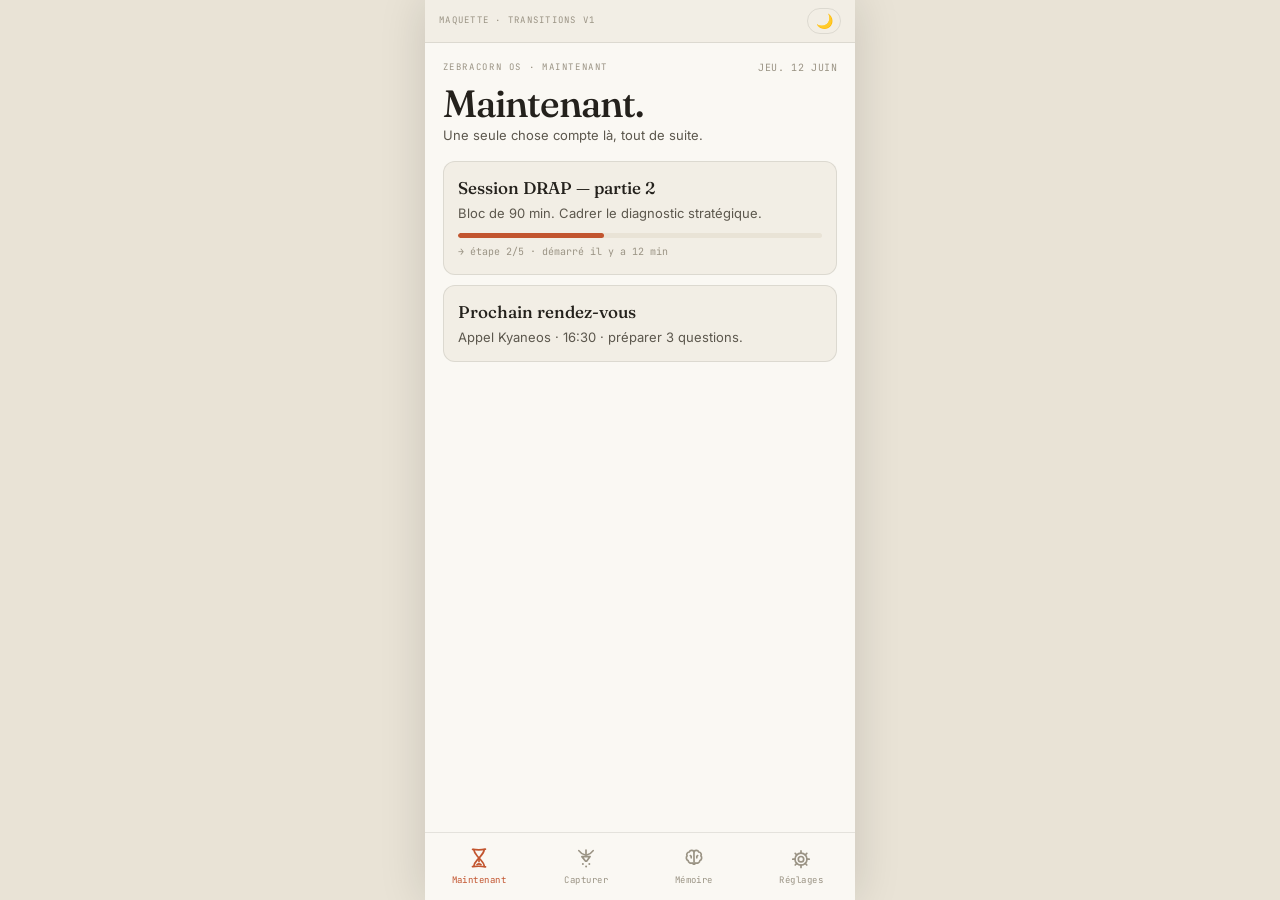
<file: maquette_transitions_v1.html>
<!DOCTYPE html>
<html lang="fr">
<head>
  <meta charset="UTF-8">
  <meta name="viewport" content="width=device-width,initial-scale=1,maximum-scale=1,user-scalable=no">
  <title>Maquette — Transitions v1</title>
  <link rel="preconnect" href="https://fonts.googleapis.com">
  <link rel="preconnect" href="https://fonts.gstatic.com" crossorigin>
  <link href="https://fonts.googleapis.com/css2?family=Fraunces:ital,opsz,wght@0,9..144,400..600;1,9..144,400..500&family=Inter:wght@400;500;600&family=JetBrains+Mono:wght@400;600&display=swap" rel="stylesheet">
  <style>
  /* ── Reset ── */
  *{box-sizing:border-box;margin:0;padding:0;-webkit-tap-highlight-color:transparent;}

  /* ── Tokens (copiés du design system Zebracorn OS) ── */
  :root{
    --bg:#faf8f3;--bg2:#f2eee5;--bg3:#e9e3d6;
    --ink:#24211c;--ink2:#5c574d;--ink3:#9a9384;
    --border:rgba(36,33,28,0.10);--border2:rgba(36,33,28,0.20);
    --ac:#c2552f;--ac2:#8a6d2f;--ok:#3f7d5a;
    --r:12px;--rl:18px;
    --fs:'Fraunces',Georgia,serif;
    --fb:'Inter',system-ui,sans-serif;
    --fm:'JetBrains Mono',ui-monospace,monospace;
    /* motion */
    --t-tap:90ms;--t-state:280ms;--t-page:240ms;
    --ease-out:cubic-bezier(.22,1,.36,1);
    --ease-spring:cubic-bezier(.34,1.4,.64,1);
  }
  /* Light/dark pilotés par l'attribut data-theme (toggle de test) */
  :root[data-theme="dark"]{
    --bg:#1a1813;--bg2:#221f18;--bg3:#2c2820;
    --ink:#f0ece2;--ink2:#b3ab9a;--ink3:#746d5d;
    --border:rgba(255,255,255,0.08);--border2:rgba(255,255,255,0.16);
    --ac:#e0764a;--ac2:#c2a35a;--ok:#4f9a70;
  }

  body{background:var(--bg3);color:var(--ink);font-family:var(--fb);line-height:1.45;display:flex;justify-content:center;min-height:100svh;}
  .phone{width:100%;max-width:430px;background:var(--bg);height:100svh;display:flex;flex-direction:column;position:relative;box-shadow:0 0 44px rgba(0,0,0,.14);overflow:hidden;}

  /* ── Stage : conteneur des écrans (les écrans sont superposés pendant la transition) ── */
  .stage{flex:1;position:relative;overflow:hidden;}
  .screen{position:absolute;inset:0;display:flex;flex-direction:column;background:var(--bg);}
  .screen .scroll{flex:1;overflow-y:auto;padding:1.1rem 1.1rem 5.5rem;}
  /* Par défaut un écran inactif est sorti du flux et invisible */
  .screen[hidden]{display:none;}

  /* ── Typographie / shell (repris du design system) ── */
  .brand{font-family:var(--fm);font-size:9px;letter-spacing:.18em;text-transform:uppercase;color:var(--ink3);}
  .date-lbl{font-family:var(--fm);font-size:10px;color:var(--ink3);text-transform:uppercase;letter-spacing:.06em;}
  .hdr{display:flex;justify-content:space-between;align-items:flex-start;margin-bottom:.6rem;}
  .h1{font-family:var(--fs);font-size:38px;font-weight:500;letter-spacing:-1px;line-height:1;margin:.15rem 0 .2rem;}
  .greet{font-size:13px;color:var(--ink2);margin-bottom:1rem;}
  .sec{margin-bottom:1.3rem;}
  .sec-h{display:flex;justify-content:space-between;align-items:baseline;margin-bottom:.55rem;}
  .sec-t{font-family:var(--fm);font-size:9.5px;letter-spacing:.12em;text-transform:uppercase;color:var(--ink3);}
  .sec-c{font-family:var(--fm);font-size:11px;color:var(--ac);font-weight:600;}
  .foot{font-family:var(--fm);font-size:9px;color:var(--ink3);text-align:center;letter-spacing:.1em;text-transform:uppercase;padding-top:.5rem;}

  /* ── Cartes factices ── */
  .card{background:var(--bg2);border:1px solid var(--border);border-radius:var(--r);padding:14px;margin-bottom:10px;}
  .card-t{font-family:var(--fs);font-size:17px;font-weight:500;margin-bottom:4px;}
  .card-d{font-size:13px;color:var(--ink2);}
  .prog-bar{height:5px;border-radius:4px;background:var(--bg3);overflow:hidden;margin-top:10px;}
  .prog-fill{height:100%;background:var(--ac);border-radius:4px;}
  .ch-prog{font-family:var(--fm);font-size:10px;color:var(--ink3);margin-top:7px;}
  /* Carte chantier cliquable (drill-down) */
  .card.click{cursor:pointer;transition:transform var(--t-tap) var(--ease-out);}
  .card.click:active{transform:scale(.985);}
  .card.click .chev{float:right;color:var(--ink3);font-size:13px;}

  .pill-row{display:flex;gap:8px;flex-wrap:wrap;margin-bottom:10px;}
  .pill{font-family:var(--fm);font-size:11px;padding:6px 11px;border-radius:20px;border:1px solid var(--border);color:var(--ink2);background:var(--bg2);}
  .pill.on{background:var(--ac);color:#fff;border-color:transparent;}
  .row{display:flex;align-items:center;gap:10px;padding:11px 0;border-bottom:1px solid var(--border);font-size:14px;}
  .row:last-child{border-bottom:none;}
  .row .v{margin-left:auto;color:var(--ink3);font-family:var(--fm);font-size:11px;}

  /* ── Drill-down : page détail (pattern .nav-page) ── */
  .nav-page{position:absolute;inset:0;background:var(--bg);z-index:200;display:flex;flex-direction:column;
            box-shadow:-12px 0 24px rgba(0,0,0,.18);}
  .nav-page .scroll{flex:1;overflow-y:auto;padding:0 1.1rem 2rem;}
  .backbar{display:flex;align-items:center;height:48px;padding:0 1.1rem;flex-shrink:0;}
  .back-btn{font-family:var(--fb);font-size:14px;font-weight:500;color:var(--ac);background:none;border:none;cursor:pointer;display:flex;align-items:center;gap:4px;padding:6px 4px;}
  .back-btn:active{opacity:.6;}
  /* Poignée de bord (zone de swipe), invisible mais explicite à l'inspection */
  .edge-grab{position:absolute;top:0;left:0;width:24px;height:100%;z-index:210;}

  /* ── Tab bar (pattern .tabnav) ── */
  .tabnav{position:absolute;bottom:0;left:0;width:100%;background:var(--bg);border-top:1px solid var(--border);
          display:flex;padding:8px 0 calc(8px + env(safe-area-inset-bottom));z-index:100;}
  .tabnav button{flex:1;display:flex;flex-direction:column;align-items:center;gap:3px;background:none;border:none;cursor:pointer;
                 padding:6px 4px;border-radius:10px;color:var(--ink3);
                 transition:color var(--t-state) var(--ease-out),transform var(--t-tap) var(--ease-out);}
  .tabnav button.on{color:var(--ac);}
  .tabnav button:active{transform:translateY(1px) scale(.94);transition-duration:0s;}
  .tabnav .tico{transition:transform var(--t-state) var(--ease-spring);}
  .tabnav button.on .tico{transform:translateY(-1px);}
  .tabnav .tlbl{font-family:var(--fm);font-size:9px;letter-spacing:.05em;}
  .tico svg{width:24px;height:24px;display:block;}

  /* ── Bandeau de test (titre + toggle thème) ── */
  .testbar{display:flex;justify-content:space-between;align-items:center;padding:8px 14px;background:var(--bg2);
           border-bottom:1px solid var(--border);flex-shrink:0;}
  .testbar .tt{font-family:var(--fm);font-size:9px;letter-spacing:.14em;text-transform:uppercase;color:var(--ink3);}
  .theme-tog{background:none;border:1px solid var(--border);border-radius:20px;width:34px;height:26px;cursor:pointer;font-size:14px;line-height:1;}

  /* ── prefers-reduced-motion : aucun mouvement latéral, crossfade seul ── */
  @media(prefers-reduced-motion:reduce){
    .screen,.nav-page{transition:opacity 120ms linear !important;}
  }
  </style>
</head>
<body>
<div class="phone" id="phone">
  <div class="testbar">
    <span class="tt">Maquette · Transitions v1</span>
    <button class="theme-tog" id="themeTog" aria-label="Basculer thème">🌙</button>
  </div>

  <div class="stage" id="stage">
    <!-- ── Écran 0 : Maintenant ── -->
    <section class="screen" data-i="0">
      <div class="scroll">
        <div class="hdr"><span class="brand">Zebracorn OS · Maintenant</span><span class="date-lbl">JEU. 12 JUIN</span></div>
        <div class="h1">Maintenant.</div>
        <div class="greet">Une seule chose compte là, tout de suite.</div>
        <div class="card">
          <div class="card-t">Session DRAP — partie 2</div>
          <div class="card-d">Bloc de 90 min. Cadrer le diagnostic stratégique.</div>
          <div class="prog-bar"><div class="prog-fill" style="width:40%"></div></div>
          <div class="ch-prog">→ étape 2/5 · démarré il y a 12 min</div>
        </div>
        <div class="card">
          <div class="card-t">Prochain rendez-vous</div>
          <div class="card-d">Appel Kyaneos · 16:30 · préparer 3 questions.</div>
        </div>
      </div>
    </section>

    <!-- ── Écran 1 : Capturer ── -->
    <section class="screen" data-i="1" hidden>
      <div class="scroll">
        <div class="hdr"><span class="brand">Zebracorn OS · Capturer</span><span class="date-lbl">JEU. 12 JUIN</span></div>
        <div class="h1">Capturer.</div>
        <div class="greet">Vide ta tête, trie plus tard.</div>
        <div class="pill-row">
          <span class="pill on">Tâche</span><span class="pill">Idée</span><span class="pill">Lien</span><span class="pill">Note</span>
        </div>
        <div class="card">
          <div class="card-t">Capture rapide</div>
          <div class="card-d">« Relire le chapitre low-tech avant vendredi. »</div>
        </div>
        <div class="card">
          <div class="card-t">3 captures en attente</div>
          <div class="card-d">À trier vers Mémoire en fin de journée.</div>
        </div>
      </div>
    </section>

    <!-- ── Écran 2 : Mémoire (cartes chantier cliquables → drill-down) ── -->
    <section class="screen" data-i="2" hidden>
      <div class="scroll">
        <div class="hdr"><span class="brand">Zebracorn OS · Mémoire</span><span class="date-lbl">JEU. 12 JUIN</span></div>
        <div class="h1">Mémoire.</div>
        <div class="greet">La profondeur attend, calme.</div>
        <div class="sec">
          <div class="sec-h"><span class="sec-t">Chantiers</span><span class="sec-c">2</span></div>
          <div class="card click" data-fiche="0">
            <span class="chev">›</span>
            <div class="card-t">Zebracorn OS — refonte v0.2</div>
            <div class="prog-bar"><div class="prog-fill" style="width:60%"></div></div>
            <div class="ch-prog">→ Refondre l'écran Mémoire · 3/5 étapes</div>
          </div>
          <div class="card click" data-fiche="1">
            <span class="chev">›</span>
            <div class="card-t">Candidatures alternance 2026</div>
            <div class="prog-bar"><div class="prog-fill" style="width:80%"></div></div>
            <div class="ch-prog">→ Relances semaine 25 · 8/10 étapes</div>
          </div>
        </div>
        <div class="card">
          <div class="card-t">Bibliothèque</div>
          <div class="card-d">L'âge des low-tech · 112/280 p.</div>
        </div>
      </div>
    </section>

    <!-- ── Écran 3 : Réglages ── -->
    <section class="screen" data-i="3" hidden>
      <div class="scroll">
        <div class="hdr"><span class="brand">Zebracorn OS · Réglages</span><span class="date-lbl">JEU. 12 JUIN</span></div>
        <div class="h1">Réglages.</div>
        <div class="greet">Ajuster l'outil à ta vie, pas l'inverse.</div>
        <div class="card">
          <div class="row">Thème<span class="v">Système</span></div>
          <div class="row">Rappels<span class="v">Activés</span></div>
          <div class="row">Synchronisation<span class="v">Wi-Fi</span></div>
        </div>
        <div class="card">
          <div class="row">Version<span class="v">v0.2.0</span></div>
          <div class="row">Stockage local<span class="v">2,1 Mo</span></div>
        </div>
      </div>
    </section>
  </div>

  <!-- ── Tab bar ── -->
  <nav class="tabnav" id="tabnav"></nav>
</div>

<!-- Pictos SVG main levée (repris tels quels de index.html) -->
<template id="ic-maintenant"><svg viewBox="0 0 24 24" fill="none" stroke="currentColor" stroke-width="1.7" stroke-linecap="round" stroke-linejoin="round"><path d="M5.6 3.3 Q12 4.3 18.4 3.2"/><path d="M6.8 3.7 C7.2 7.4 10.1 9.6 11.9 12 C10 14.5 7.1 16.6 6.8 20.2"/><path d="M17.2 3.6 C16.9 7.3 13.9 9.7 12.1 12 C14 14.4 17 16.5 17.3 20.3"/><path d="M5.5 20.7 Q12 19.8 18.5 20.8"/><path d="M12 13.2 V15.6"/><path d="M10 18.6 Q12 17.2 14 18.7"/></svg></template>
<template id="ic-memoire"><svg viewBox="0 0 24 24" fill="none" stroke="currentColor" stroke-width="1.7" stroke-linecap="round" stroke-linejoin="round"><path d="M12 4.6 C10.7 2.9 8.1 3.1 7.3 5 C5.3 5.1 4.1 7.3 5.1 8.9 C3.7 10.3 4.3 12.8 6.1 13.5 C6.3 15.6 8.5 16.8 10.3 15.9 C10.9 16.7 11.6 17.1 12 17.1"/><path d="M12 4.6 C13.3 2.9 15.9 3.1 16.7 5 C18.7 5.1 19.9 7.3 18.9 8.9 C20.3 10.3 19.7 12.8 17.9 13.5 C17.7 15.6 15.5 16.8 13.7 15.9 C13.1 16.7 12.4 17.1 12 17.1"/><path d="M12 4.8 C11.8 8.5 12.2 13.5 12 17"/><path d="M8.3 8.6 Q9.7 9.3 9.2 10.8"/><path d="M15.7 8.6 Q14.3 9.3 14.8 10.8"/></svg></template>
<template id="ic-flux"><svg viewBox="0 0 24 24" fill="none" stroke="currentColor" stroke-width="1.7" stroke-linecap="round" stroke-linejoin="round"><path d="M4.8 3.6 C6.4 6 9.4 7.4 11.3 8"/><path d="M12 3 V7.8"/><path d="M19.2 3.6 C17.6 6 14.6 7.4 12.7 8"/><path d="M7.9 9.6 H16.1 L12.6 14.2 H11.6 Z"/><circle cx="8.9" cy="17.1" r="1" fill="currentColor" stroke="none"/><circle cx="12.1" cy="19.6" r="1" fill="currentColor" stroke="none"/><circle cx="15.3" cy="17.1" r="1" fill="currentColor" stroke="none"/></svg></template>
<template id="ic-reglages"><svg viewBox="0 0 24 24" fill="none" stroke="currentColor" stroke-width="1.7" stroke-linecap="round" stroke-linejoin="round"><circle cx="12" cy="12.2" r="6"/><circle cx="12" cy="12.2" r="2.7"/><path d="M12 6.2 V3.9"/><path d="M12 18.2 V20.5"/><path d="M6 12.2 H3.8"/><path d="M18 12.2 H20.2"/><path d="M7.8 8 L6.2 6.4"/><path d="M16.2 8 L17.8 6.4"/><path d="M7.8 16.4 L6.2 18"/><path d="M16.2 16.4 L17.8 18"/></svg></template>

<script>
(() => {
  'use strict';
  const reduce = matchMedia('(prefers-reduced-motion:reduce)').matches;
  const DUR = 240, EASE = 'cubic-bezier(.22,1,.36,1)';
  const stage = document.getElementById('stage');
  const screens = [...stage.querySelectorAll('.screen')];
  const tabs = [
    { lbl: 'Maintenant', ic: 'ic-maintenant' },
    { lbl: 'Capturer',  ic: 'ic-flux' },
    { lbl: 'Mémoire',   ic: 'ic-memoire' },
    { lbl: 'Réglages',  ic: 'ic-reglages' },
  ];
  let current = 0;
  let animating = false; // verrou pour ignorer les clics rapides pendant une transition d'onglet

  // ── Construction de la tab bar ──
  const nav = document.getElementById('tabnav');
  tabs.forEach((t, i) => {
    const b = document.createElement('button');
    b.innerHTML = `<span class="tico">${document.getElementById(t.ic).innerHTML}</span><span class="tlbl">${t.lbl}</span>`;
    b.classList.toggle('on', i === current);
    b.addEventListener('click', () => goTab(i));
    nav.appendChild(b);
  });
  const navBtns = [...nav.children];

  // ── Transition d'onglet directionnelle ──
  function goTab(i) {
    if (i === current || animating) return; // clic rapide : ignoré proprement tant qu'une anim tourne
    const dir = i > current ? 1 : -1;        // 1 = on va vers la droite (entrant depuis la droite)
    const from = screens[current], to = screens[i];
    navBtns[current].classList.remove('on');
    navBtns[i].classList.add('on');
    current = i;

    if (reduce) { // crossfade instantané, aucun mouvement latéral
      from.hidden = true; to.hidden = false; return;
    }
    animating = true;
    to.hidden = false;
    to.style.willChange = from.style.willChange = 'transform, opacity';
    // Position de départ : entrant hors écran du bon côté
    to.style.transition = 'none';
    to.style.transform = `translateX(${dir * 100}%)`;
    to.style.opacity = '1';
    void to.offsetWidth; // reflow pour ancrer l'état initial avant d'animer

    const tr = `transform ${DUR}ms ${EASE}, opacity ${DUR}ms ${EASE}`;
    to.style.transition = tr; from.style.transition = tr;
    to.style.transform = 'translateX(0)';
    from.style.transform = `translateX(${dir * -30}%)`; // parallaxe légère du sortant
    from.style.opacity = '.6';

    // Cleanup piloté par un timer (déterministe) plutôt que transitionend, qui peut
    // être manqué si une nouvelle transition interrompt l'élément avant la fin.
    setTimeout(() => {
      from.hidden = true;
      [from, to].forEach(s => { s.style.transition = s.style.transform = s.style.opacity = s.style.willChange = ''; });
      animating = false;
    }, DUR + 20);
  }

  // ── Drill-down : fiche chantier ──
  const fiches = [
    { t: 'Zebracorn OS — refonte v0.2', d: 'Refonte progressive de l\'app, écran par écran.', steps: ['Refondre l\'écran Mémoire', 'Maquette transitions', 'Drill-down chantiers', 'Tests mobile', 'Mise en ligne v0.2'] },
    { t: 'Candidatures alternance 2026', d: 'Book de 11 livrables, 10 envois prêts.', steps: ['Cartographier les orgas', 'Rédiger les livrables', 'Préparer les envois', 'Relances semaine 25'] },
  ];
  let fichePage = null;

  document.querySelectorAll('.card[data-fiche]').forEach(c => {
    c.addEventListener('click', () => openFiche(+c.dataset.fiche));
  });

  function openFiche(idx) {
    if (fichePage || animating) return; // pas de drill-down pendant une transition d'onglet
    const f = fiches[idx];
    const below = screens[current];
    const page = document.createElement('div');
    page.className = 'nav-page';
    page.innerHTML = `
      <div class="edge-grab" aria-hidden="true"></div>
      <div class="backbar"><button class="back-btn">‹ Mémoire</button></div>
      <div class="scroll">
        <div class="h1" style="font-size:30px">${f.t}</div>
        <div class="greet">${f.d}</div>
        <div class="card"><div class="card-t">Étapes</div>
          ${f.steps.map((s, j) => `<div class="row">${j < 3 ? '✓ ' : '○ '}${s}<span class="v">${j < 3 ? 'fait' : '—'}</span></div>`).join('')}
        </div>
        <div class="card"><div class="card-t">Prochaine action</div><div class="card-d">${f.steps[3] || 'Clôturer le chantier.'}</div></div>
      </div>`;
    stage.appendChild(page);
    fichePage = page;

    const W = stage.clientWidth;
    const close = () => closeFiche(below);
    page.querySelector('.back-btn').addEventListener('click', close);

    if (reduce) { // pas de slide : apparition simple
      below.style.transition = 'opacity 120ms'; below.style.opacity = '.6';
      attachDrag(page, below, W); return;
    }
    // Slide d'entrée depuis la droite + recul parallaxe de l'écran dessous
    page.style.transition = 'none'; page.style.transform = 'translateX(100%)';
    below.style.willChange = page.style.willChange = 'transform, opacity';
    void page.offsetWidth;
    page.style.transition = `transform ${DUR}ms ${EASE}`;
    below.style.transition = `transform ${DUR}ms ${EASE}, opacity ${DUR}ms ${EASE}`;
    page.style.transform = 'translateX(0)';
    below.style.transform = 'translateX(-30%)'; below.style.opacity = '.6';
    page.addEventListener('transitionend', () => {
      page.style.willChange = ''; attachDrag(page, below, W);
    }, { once: true });
  }

  function closeFiche(below, fast) {
    const page = fichePage; if (!page) return;
    fichePage = null;
    const W = stage.clientWidth;
    if (reduce) { page.remove(); below.style.opacity = ''; below.style.transition = ''; return; }
    const d = fast || DUR;
    page.style.transition = `transform ${d}ms ${EASE}`;
    below.style.transition = `transform ${d}ms ${EASE}, opacity ${d}ms ${EASE}`;
    page.style.transform = 'translateX(100%)';
    below.style.transform = 'translateX(0)'; below.style.opacity = '1';
    setTimeout(() => {
      page.remove();
      below.style.transition = below.style.transform = below.style.opacity = below.style.willChange = '';
    }, d + 20);
  }

  // ── Swipe / drag depuis le bord gauche pour fermer la fiche ──
  function attachDrag(page, below, W) {
    let startX = 0, dragging = false, lastX = 0, lastT = 0, vx = 0;
    const EDGE = 24, THRESH = 0.35;

    const start = (x) => {
      if (x > EDGE) return false;           // doit démarrer dans la zone de bord
      dragging = true; startX = lastX = x; lastT = performance.now();
      page.style.transition = below.style.transition = 'none'; // suivi direct du doigt
      page.style.willChange = below.style.willChange = 'transform, opacity';
      return true;
    };
    const move = (x) => {
      if (!dragging) return;
      const dx = Math.max(0, x - startX);
      const p = dx / W;                      // progression 0→1
      page.style.transform = `translateX(${dx}px)`;
      below.style.transform = `translateX(${-30 + 30 * p}%)`; // revient proportionnellement
      below.style.opacity = (0.6 + 0.4 * p).toFixed(3);
      const now = performance.now();
      vx = (x - lastX) / Math.max(1, now - lastT); // px/ms
      lastX = x; lastT = now;
    };
    const end = (x) => {
      if (!dragging) return; dragging = false;
      page.style.willChange = below.style.willChange = '';
      const dx = Math.max(0, x - startX);
      // Complète si déplacement > 35% OU vélocité franche vers la droite
      if (dx > W * THRESH || vx > 0.5) closeFiche(below, 180);
      else snapBack(page, below);
    };

    // Tactile
    page.addEventListener('touchstart', e => { if (start(e.touches[0].clientX)) {} }, { passive: true });
    page.addEventListener('touchmove',  e => { if (dragging) { move(e.touches[0].clientX); e.preventDefault(); } }, { passive: false });
    page.addEventListener('touchend',   e => end((e.changedTouches[0] || {}).clientX || lastX));
    // Souris (pour tester en preview)
    page.addEventListener('mousedown', e => { if (start(e.clientX)) e.preventDefault(); });
    window.addEventListener('mousemove', e => move(e.clientX));
    window.addEventListener('mouseup',   e => end(e.clientX));
  }

  function snapBack(page, below) {
    page.style.transition = `transform 160ms ${EASE}`;
    below.style.transition = `transform 160ms ${EASE}, opacity 160ms ${EASE}`;
    page.style.transform = 'translateX(0)';
    below.style.transform = 'translateX(-30%)'; below.style.opacity = '.6';
  }

  // ── Toggle thème (aide de test) ──
  const tog = document.getElementById('themeTog');
  tog.addEventListener('click', () => {
    const dark = document.documentElement.getAttribute('data-theme') === 'dark';
    document.documentElement.setAttribute('data-theme', dark ? 'light' : 'dark');
    tog.textContent = dark ? '🌙' : '☀️';
  });
  // État initial du toggle aligné sur la préférence système
  if (matchMedia('(prefers-color-scheme:dark)').matches) {
    document.documentElement.setAttribute('data-theme', 'dark'); tog.textContent = '☀️';
  } else {
    document.documentElement.setAttribute('data-theme', 'light');
  }
})();
</script>
</body>
</html>
</file>
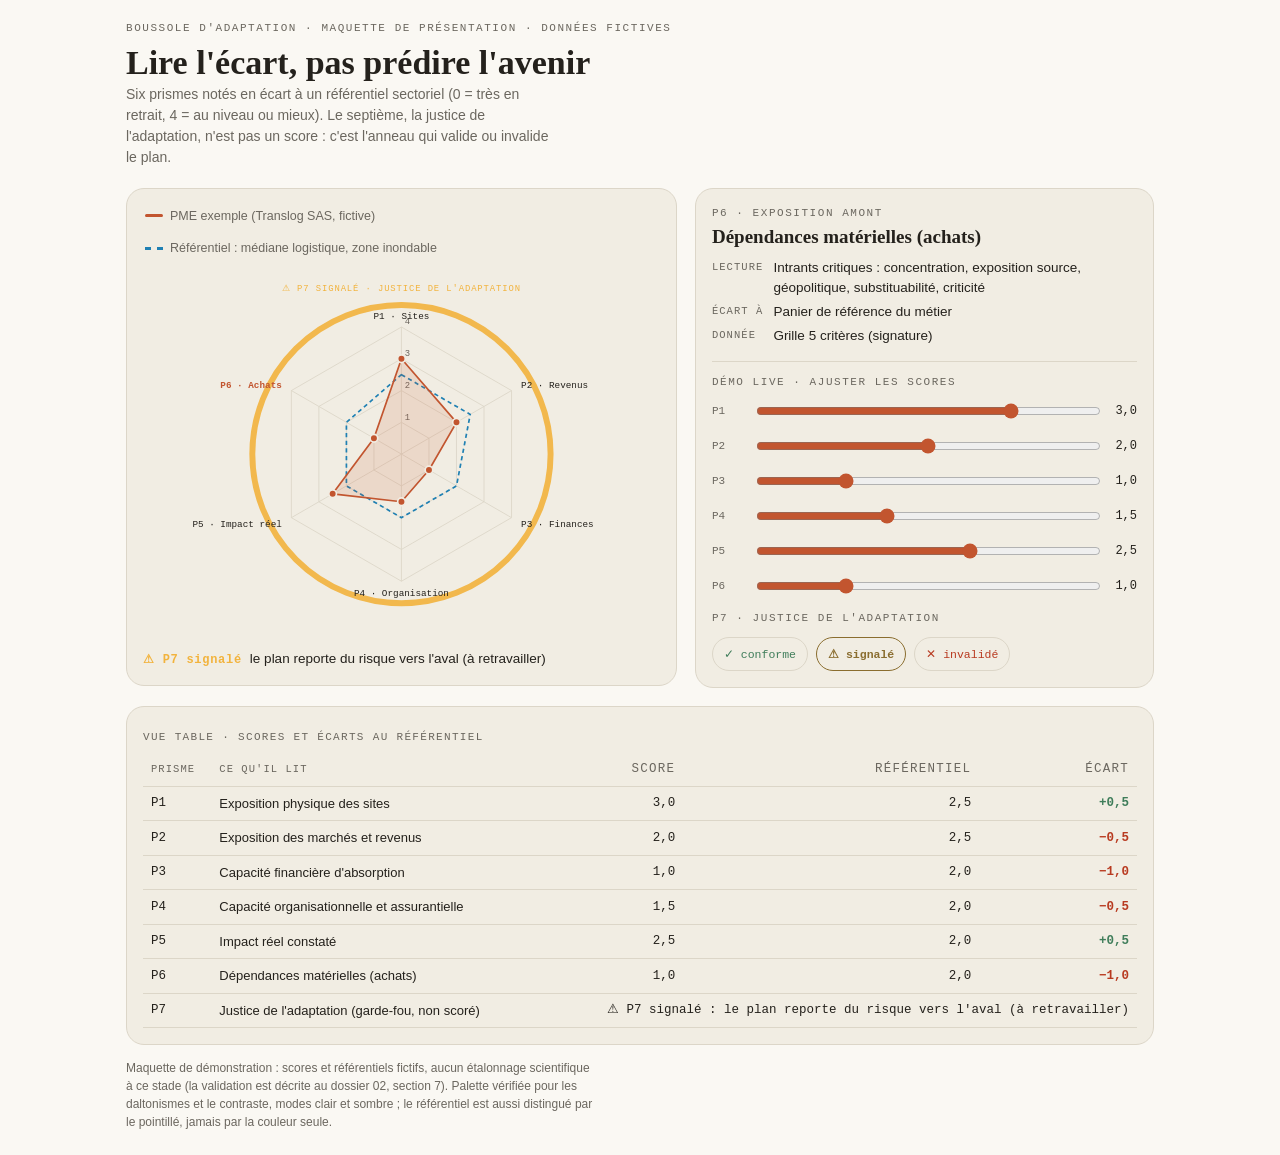
<file: dossiers/maquette-radar-boussole.html>
<!doctype html>
<html lang="fr">
<head>
<meta charset="utf-8">
<meta name="viewport" content="width=device-width, initial-scale=1, viewport-fit=cover">
<title>Boussole d'Adaptation · radar 7 prismes (maquette)</title>
<style>
  :root{
    --bg:#faf8f3; --bg2:#f1ede3; --ink:#24211c; --ink2:#6b675f; --ligne:#dcd6c8;
    --org:#c2552f; --ref:#1f80b3;
    --ok:#3f7d5a; --warn:#8a6d2f; --warn-fill:#f2b33d; --crit:#c2552f; --crit-vif:#b83a20;
    --fs:'Fraunces',Georgia,'Times New Roman',serif;
    --fb:'Inter',-apple-system,'Segoe UI',sans-serif;
    --fm:'JetBrains Mono',ui-monospace,'SF Mono',Menlo,monospace;
    --r:12px; --rl:18px;
  }
  @media(prefers-color-scheme:dark){
    :root{
      --bg:#1b1916; --bg2:#242019; --ink:#efe9dc; --ink2:#a29c90; --ligne:#3a352c;
      --org:#cf6238; --ref:#3d8db8;
      --ok:#5a9d78; --warn:#c9a24a; --warn-fill:#f2b33d; --crit:#e8492c; --crit-vif:#ef6a4e;
    }
  }
  *{box-sizing:border-box;margin:0}
  body{background:var(--bg);color:var(--ink);font-family:var(--fb);line-height:1.5;
       padding:20px 16px calc(24px + env(safe-area-inset-bottom));max-width:1060px;margin:0 auto}
  .piece{font-family:var(--fm);font-size:11px;letter-spacing:.14em;text-transform:uppercase;color:var(--ink2)}
  h1{font-family:var(--fs);font-weight:600;font-size:clamp(24px,4.5vw,34px);line-height:1.15;margin:6px 0 2px}
  .sous{color:var(--ink2);font-size:14px;max-width:56ch}
  .grille{display:grid;gap:18px;margin-top:20px}
  @media(min-width:760px){.grille{grid-template-columns:minmax(0,1.2fr) minmax(280px,1fr);align-items:start}}
  .carte{background:var(--bg2);border:1px solid var(--ligne);border-radius:var(--rl);padding:16px}
  figure{margin:0}
  figcaption{display:flex;flex-wrap:wrap;gap:14px;align-items:center;margin:2px 2px 8px}
  .leg{display:flex;align-items:center;gap:7px;font-size:12.5px;color:var(--ink2)}
  .leg .tr{width:18px;height:0;border-top:3px solid var(--org);border-radius:2px}
  .leg .tb{width:18px;height:0;border-top:3px dashed var(--ref)}
  svg{display:block;width:100%;height:auto}
  .axe-lbl{font-family:var(--fm);font-size:11px;fill:var(--ink);cursor:pointer}
  .axe-lbl.actif{fill:var(--org);font-weight:700}
  .axe-val{font-family:var(--fm);font-size:10.5px;fill:var(--ink2)}
  .grid-l{fill:none;stroke:var(--ligne);stroke-width:1}
  .axe-l{stroke:var(--ligne);stroke-width:1}
  .poly-org{fill:var(--org);fill-opacity:.14;stroke:var(--org);stroke-width:2;stroke-linejoin:round}
  .poly-ref{fill:none;stroke:var(--ref);stroke-width:2;stroke-dasharray:5 4;stroke-linejoin:round}
  .pt{fill:var(--org);stroke:var(--bg2);stroke-width:2;r:4.5}
  .pt-hit{fill:transparent;r:14;cursor:pointer}
  .anneau{fill:none;stroke-width:7;opacity:.9}
  .anneau-lbl{font-family:var(--fm);font-size:10.5px;letter-spacing:.1em}
  #tip{position:fixed;pointer-events:none;background:var(--ink);color:var(--bg);
       font-family:var(--fm);font-size:11.5px;padding:6px 9px;border-radius:8px;
       opacity:0;transition:opacity .12s;z-index:9;max-width:230px}
  .detail h2{font-family:var(--fs);font-size:19px;margin:2px 0 6px}
  .detail dl{display:grid;grid-template-columns:auto 1fr;gap:4px 10px;font-size:13.5px}
  .detail dt{font-family:var(--fm);font-size:10.5px;letter-spacing:.1em;text-transform:uppercase;color:var(--ink2);padding-top:2px}
  .curseurs{margin-top:14px;border-top:1px solid var(--ligne);padding-top:12px}
  .cur{display:grid;grid-template-columns:34px 1fr 26px;gap:10px;align-items:center;margin:7px 0}
  .cur label{font-family:var(--fm);font-size:11px;color:var(--ink2)}
  .cur output{font-family:var(--fm);font-size:12px;text-align:right}
  input[type=range]{accent-color:var(--org);width:100%;min-height:28px}
  .p7-sel{display:flex;gap:8px;flex-wrap:wrap;margin-top:10px}
  .p7-btn{font-family:var(--fm);font-size:11.5px;padding:7px 11px;border-radius:999px;
          border:1.5px solid var(--ligne);background:transparent;color:var(--ink);cursor:pointer;min-height:34px}
  .p7-btn[aria-pressed=true]{border-color:currentColor;font-weight:700}
  .p7-btn.ok{color:var(--ok)} .p7-btn.warn{color:var(--warn)} .p7-btn.crit{color:var(--crit-vif)}
  .verdict{margin-top:10px;font-size:13.5px;display:flex;gap:8px;align-items:baseline}
  .verdict b{font-family:var(--fm);font-size:12px;letter-spacing:.06em}
  table{width:100%;border-collapse:collapse;font-size:13px;margin-top:6px}
  caption{text-align:left;font-family:var(--fm);font-size:11px;letter-spacing:.12em;
          text-transform:uppercase;color:var(--ink2);padding-bottom:8px}
  th{font-family:var(--fm);font-size:10.5px;letter-spacing:.1em;text-transform:uppercase;
     color:var(--ink2);text-align:left;font-weight:500}
  th,td{padding:7px 8px;border-bottom:1px solid var(--ligne)}
  td.num,th.num{text-align:right;font-family:var(--fm);font-size:12.5px}
  .ecart-neg{color:var(--crit-vif);font-weight:600}.ecart-pos{color:var(--ok);font-weight:600}
  .note{font-size:12px;color:var(--ink2);margin-top:14px;max-width:70ch}
  .tbl-wrap{overflow-x:auto}
</style>
</head>
<body data-palette="#c2552f,#1f80b3">
<header>
  <div class="piece">Boussole d'Adaptation · maquette de présentation · données fictives</div>
  <h1>Lire l'écart, pas prédire l'avenir</h1>
  <p class="sous">Six prismes notés en écart à un référentiel sectoriel (0 = très en retrait, 4 = au niveau ou mieux).
  Le septième, la justice de l'adaptation, n'est pas un score : c'est l'anneau qui valide ou invalide le plan.</p>
</header>

<div class="grille">
  <figure class="carte" aria-label="Radar des six prismes, avec anneau justice de l'adaptation">
    <figcaption>
      <span class="leg"><i class="tr"></i>PME exemple (Translog SAS, fictive)</span>
      <span class="leg"><i class="tb"></i>Référentiel : médiane logistique, zone inondable</span>
    </figcaption>
    <svg id="radar" viewBox="-75 0 610 440" role="img"
         aria-label="Radar : P1 3,0 · P2 2,0 · P3 1,0 · P4 1,5 · P5 2,5 · P6 1,0 ; référentiel autour de 2 à 2,5 ; anneau P7 : signalé"></svg>
    <div class="verdict" id="verdict"></div>
  </figure>

  <aside class="carte detail" id="panneau">
    <div class="piece" id="d-code">P3 · CAPACITÉ</div>
    <h2 id="d-nom"></h2>
    <dl>
      <dt>Lecture</dt><dd id="d-lecture"></dd>
      <dt>Écart à</dt><dd id="d-ref"></dd>
      <dt>Donnée</dt><dd id="d-source"></dd>
    </dl>
    <div class="curseurs" aria-label="Ajuster les scores (démonstration)">
      <div class="piece" style="margin-bottom:4px">Démo live · ajuster les scores</div>
      <div id="curseurs"></div>
      <div class="piece" style="margin:10px 0 4px">P7 · Justice de l'adaptation</div>
      <div class="p7-sel" role="group" aria-label="État P7">
        <button class="p7-btn ok"   data-p7="ok">✓ conforme</button>
        <button class="p7-btn warn" data-p7="warn">⚠ signalé</button>
        <button class="p7-btn crit" data-p7="crit">✕ invalidé</button>
      </div>
    </div>
  </aside>
</div>

<div class="carte tbl-wrap" style="margin-top:18px">
  <table id="table">
    <caption>Vue table · scores et écarts au référentiel</caption>
    <thead><tr><th>Prisme</th><th>Ce qu'il lit</th><th class="num">Score</th><th class="num">Référentiel</th><th class="num">Écart</th></tr></thead>
    <tbody></tbody>
  </table>
</div>

<p class="note">Maquette de démonstration : scores et référentiels fictifs, aucun étalonnage scientifique à ce stade
(la validation est décrite au dossier 02, section 7). Palette vérifiée pour les daltonismes et le contraste,
modes clair et sombre ; le référentiel est aussi distingué par le pointillé, jamais par la couleur seule.</p>
<div id="tip" role="status"></div>

<script>
const PRISMES = [
 {code:"P1", famille:"EXPOSITION", nom:"Exposition physique des sites", court:"P1 · Sites",
  lecture:"Aléas subis par les sites propres (chaleur, inondation, argiles)",
  ref:"Aléas médians des sites du secteur d'activité", source:"Météo-France (Climadiag), Géorisques",
  score:3.0, refv:2.5},
 {code:"P2", famille:"EXPOSITION", nom:"Exposition des marchés et revenus", court:"P2 · Revenus",
  lecture:"Sensibilité climat du chiffre d'affaires et des clients",
  ref:"Sensibilité médiane du secteur", source:"Banque de France (ODACC, cotation)",
  score:2.0, refv:2.5},
 {code:"P3", famille:"CAPACITÉ", nom:"Capacité financière d'absorption", court:"P3 · Finances",
  lecture:"Trésorerie et endettement face à un choc",
  ref:"Seuils de résilience du secteur", source:"Banque de France",
  score:1.0, refv:2.0},
 {code:"P4", famille:"CAPACITÉ", nom:"Capacité organisationnelle et assurantielle", court:"P4 · Organisation",
  lecture:"Couverture, plans de continuité, gouvernance du risque",
  ref:"Pratique de référence (esprit OCARA)", source:"Déclaratif structuré + courtier",
  score:1.5, refv:2.0},
 {code:"P5", famille:"IMPACT", nom:"Impact réel constaté", court:"P5 · Impact réel",
  lecture:"Sinistres et interruptions déjà vécus",
  ref:"Sinistralité attendue de la zone", source:"Historique CatNat, déclaratif",
  score:2.5, refv:2.0},
 {code:"P6", famille:"EXPOSITION AMONT", nom:"Dépendances matérielles (achats)", court:"P6 · Achats",
  lecture:"Intrants critiques : concentration, exposition source, géopolitique, substituabilité, criticité",
  ref:"Panier de référence du métier", source:"Grille 5 critères (signature)",
  score:1.0, refv:2.0},
];
const P7 = {
  ok:  {lbl:"✓ P7 conforme : aucun critère de maladaptation détecté", couleur:"var(--ok)"},
  warn:{lbl:"⚠ P7 signalé : le plan reporte du risque vers l'aval (à retravailler)", couleur:"var(--warn-fill)"},
  crit:{lbl:"✕ P7 invalidé : mesure maladaptative, le radar ne vaut pas avis favorable", couleur:"var(--crit-vif)"},
};
let etatP7 = "warn", actif = 5; // P6 ouvert par défaut (le prisme signature)

const svg = document.getElementById("radar"), NS = "http://www.w3.org/2000/svg";
const CX = 230, CY = 222, R = 150, RMAX = 4;
const ang = i => -Math.PI/2 + i * Math.PI/3;
const xy  = (i,v) => [CX + Math.cos(ang(i))*R*v/RMAX, CY + Math.sin(ang(i))*R*v/RMAX];
const el = (t,a,parent)=>{const e=document.createElementNS(NS,t);for(const k in a)e.setAttribute(k,a[k]);(parent||svg).appendChild(e);return e};
const tip = document.getElementById("tip");

function dessiner(){
  svg.innerHTML = "";
  // anneau P7 (extérieur, jamais un rayon)
  el("circle",{cx:CX,cy:CY,r:R+26,class:"anneau",stroke:P7[etatP7].couleur});
  const arcT = el("text",{x:CX,y:CY-R-42,"text-anchor":"middle",class:"anneau-lbl",fill:P7[etatP7].couleur});
  arcT.textContent = P7[etatP7].lbl.split(" : ")[0].toUpperCase() + " · JUSTICE DE L'ADAPTATION";
  // grille (niveaux 1-4) + graduations
  for(let n=1;n<=RMAX;n++){
    el("polygon",{class:"grid-l",points:PRISMES.map((_,i)=>xy(i,n).join(",")).join(" ")});
    el("text",{x:CX+4,y:CY-R*n/RMAX-3,class:"axe-val"}).textContent = n;
  }
  // axes + étiquettes cliquables
  PRISMES.forEach((p,i)=>{
    const [x,y]=xy(i,RMAX); el("line",{class:"axe-l",x1:CX,y1:CY,x2:x,y2:y});
    const [lx,ly]=[CX+Math.cos(ang(i))*(R+13),CY+Math.sin(ang(i))*(R+13)];
    const anchor = Math.abs(Math.cos(ang(i)))<.3 ? "middle" : (Math.cos(ang(i))>0?"start":"end");
    const t = el("text",{x:lx,y:ly+4,"text-anchor":anchor,class:"axe-lbl"+(i===actif?" actif":""),tabindex:0,role:"button"});
    t.textContent = p.court;
    t.addEventListener("click",()=>ouvrir(i));
    t.addEventListener("keydown",e=>{if(e.key==="Enter"||e.key===" ")ouvrir(i)});
  });
  // polygones : référentiel (dessous, pointillé bleu) puis organisation
  el("polygon",{class:"poly-ref",points:PRISMES.map((p,i)=>xy(i,p.refv).join(",")).join(" ")});
  const po = el("polygon",{class:"poly-org",points:PRISMES.map((p,i)=>xy(i,p.score).join(",")).join(" ")});
  if(etatP7==="crit") po.setAttribute("fill-opacity",".05"), po.setAttribute("stroke-dasharray","3 3");
  // sommets + cibles de survol larges (tooltip par marque)
  PRISMES.forEach((p,i)=>{
    const [x,y]=xy(i,p.score);
    el("circle",{class:"pt",cx:x,cy:y});
    const hit = el("circle",{class:"pt-hit",cx:x,cy:y});
    hit.addEventListener("pointerenter",e=>{
      tip.innerHTML = `<b>${p.code}</b> ${p.nom}<br>score ${fmt(p.score)} · réf. ${fmt(p.refv)} · écart ${ecart(p)}`;
      tip.style.opacity=1; bouge(e);
    });
    hit.addEventListener("pointermove",bouge);
    hit.addEventListener("pointerleave",()=>tip.style.opacity=0);
    hit.addEventListener("click",()=>ouvrir(i));
  });
  document.getElementById("verdict").innerHTML =
    `<b style="color:${P7[etatP7].couleur}">${P7[etatP7].lbl.split(" : ")[0]}</b><span>${P7[etatP7].lbl.split(" : ")[1]}</span>`;
}
function bouge(e){const m=8;tip.style.left=Math.min(e.clientX+m,innerWidth-tip.offsetWidth-m)+"px";tip.style.top=(e.clientY+m)+"px"}
const fmt = v => v.toFixed(1).replace(".",",");
const ecart = p => {const d=p.score-p.refv;const s=(d>0?"+":"−")+fmt(Math.abs(d));return d<0?`<span class="ecart-neg">${s}</span>`:`<span class="ecart-pos">${s}</span>`};

function ouvrir(i){
  actif=i; const p=PRISMES[i];
  document.getElementById("d-code").textContent = `${p.code} · ${p.famille}`;
  document.getElementById("d-nom").textContent = p.nom;
  document.getElementById("d-lecture").textContent = p.lecture;
  document.getElementById("d-ref").textContent = p.ref;
  document.getElementById("d-source").textContent = p.source;
  dessiner();
}
function tableau(){
  document.querySelector("#table tbody").innerHTML = PRISMES.map(p=>
    `<tr><td class="num" style="text-align:left">${p.code}</td><td>${p.nom}</td>
     <td class="num">${fmt(p.score)}</td><td class="num">${fmt(p.refv)}</td><td class="num">${ecart(p)}</td></tr>`).join("")
    + `<tr><td class="num" style="text-align:left">P7</td><td>Justice de l'adaptation (garde-fou, non scoré)</td>
       <td class="num" colspan="3" style="text-align:right">${P7[etatP7].lbl}</td></tr>`;
}
function curseurs(){
  document.getElementById("curseurs").innerHTML = "";
  PRISMES.forEach((p,i)=>{
    const row=document.createElement("div");row.className="cur";
    row.innerHTML=`<label for="c${i}">${p.code}</label>
      <input id="c${i}" type="range" min="0" max="4" step="0.5" value="${p.score}"
             aria-label="Score ${p.code} ${p.nom}">
      <output for="c${i}">${fmt(p.score)}</output>`;
    row.querySelector("input").addEventListener("input",e=>{
      p.score=parseFloat(e.target.value);
      row.querySelector("output").textContent=fmt(p.score);
      dessiner();tableau();
    });
    document.getElementById("curseurs").appendChild(row);
  });
}
document.querySelectorAll(".p7-btn").forEach(b=>{
  b.setAttribute("aria-pressed", b.dataset.p7===etatP7);
  b.addEventListener("click",()=>{
    etatP7=b.dataset.p7;
    document.querySelectorAll(".p7-btn").forEach(x=>x.setAttribute("aria-pressed",x.dataset.p7===etatP7));
    dessiner();tableau();
  });
});
ouvrir(actif);tableau();curseurs();
</script>
</body>
</html>
</file>
<file: styles.css>
/* ── Reset ── */
*{box-sizing:border-box;margin:0;padding:0;-webkit-tap-highlight-color:transparent;}

/* ── Tokens ── */
:root{
  --bg:#faf8f3;--bg2:#f2eee5;--bg3:#e9e3d6;
  --ink:#24211c;--ink2:#5c574d;--ink3:#9a9384;
  --border:rgba(36,33,28,0.10);--border2:rgba(36,33,28,0.20);
  --ac:#c2552f;--ac2:#8a6d2f;--ok:#3f7d5a;
  /* ── Signature « table de dissection » ── */
  --vm:#d83a1f;        /* vermillon — la machine, l'alerte, ce qu'on démonte */
  --vm-soft:rgba(216,58,31,0.10);
  --or:#d99320;        /* or — la bascule, le jugement repris, la série tenue */
  --or-soft:rgba(217,147,32,0.12);
  --r:12px;--rl:18px;
  --fs:'Fraunces',Georgia,serif;
  --fb:'Inter',system-ui,sans-serif;
  --fm:'JetBrains Mono',ui-monospace,monospace;
  --fd:'Bricolage Grotesque','Inter',system-ui,sans-serif; /* display — mots-héros, chiffres géants */
  /* motion */
  --t-tap:90ms;--t-state:280ms;--t-page:240ms;
  --ease-out:cubic-bezier(.22,1,.36,1);
  --ease-spring:cubic-bezier(.34,1.4,.64,1);
}
@media(prefers-color-scheme:dark){:root{
  /* cinématique — charbon profond légèrement froid (vs labo clair) */
  --bg:#141216;--bg2:#1c1a20;--bg3:#262329;
  --ink:#ece7dc;--ink2:#aca596;--ink3:#6e685c;
  --border:rgba(255,255,255,0.08);--border2:rgba(255,255,255,0.16);
  --ac:#e0764a;--ac2:#c2a35a;--ok:#4f9a70;
  --vm:#e8492c;--vm-soft:rgba(232,73,44,0.16);   /* le vermillon rayonne sur charbon */
  --or:#f2b33d;--or-soft:rgba(242,179,61,0.16);  /* l'or électrique pleine puissance */
}}

/* ── Shell ── */
body{background:var(--bg3);color:var(--ink);font-family:var(--fb);line-height:1.45;display:flex;justify-content:center;min-height:100svh;}
.phone{width:100vw;max-width:430px;background:var(--bg);height:100svh;display:flex;flex-direction:column;position:relative;box-shadow:0 0 44px rgba(0,0,0,.14);overflow:hidden;}
.scroll{flex:1;overflow-y:auto;padding:1.1rem 1.1rem 5.5rem;}

/* ── Stage : conteneur des écrans d'onglet superposés pendant la transition slide ──
   Pendant 240 ms l'écran sortant ET l'entrant coexistent (position absolue) pour
   permettre l'animation directionnelle ; hors transition un seul .screen est monté. */
.stage{flex:1;min-height:0;width:100%;position:relative;overflow:hidden;}
.stage>.screen{position:absolute;inset:0;display:flex;flex-direction:column;background:var(--bg);will-change:auto;}
.stage>.screen>.scroll{flex:1;}
/* Slide directionnel iOS piloté par keyframes CSS (indépendant du cycle de
   rendu Preact : une classe survit aux re-renders, là où des styles inline
   imposés impérativement étaient clobberés/throttlés). dir+1 = nouvel onglet à
   droite : entrant depuis la droite, sortant en parallaxe vers la gauche. */
.stage>.screen.ent-r{will-change:transform,opacity;animation:tabInR var(--t-page) var(--ease-out) both;}
.stage>.screen.ent-l{will-change:transform,opacity;animation:tabInL var(--t-page) var(--ease-out) both;}
.stage>.screen.lea-r{will-change:transform,opacity;animation:tabOutR var(--t-page) var(--ease-out) both;}
.stage>.screen.lea-l{will-change:transform,opacity;animation:tabOutL var(--t-page) var(--ease-out) both;}
@keyframes tabInR{from{transform:translateX(100%)}to{transform:translateX(0)}}
@keyframes tabInL{from{transform:translateX(-100%)}to{transform:translateX(0)}}
@keyframes tabOutR{from{transform:translateX(0);opacity:1}to{transform:translateX(-30%);opacity:.6}}
@keyframes tabOutL{from{transform:translateX(0);opacity:1}to{transform:translateX(30%);opacity:.6}}

/* ── Typographie ── */
.brand{font-family:var(--fm);font-size:9px;letter-spacing:.18em;text-transform:uppercase;color:var(--ink3);}
.date-lbl{font-family:var(--fm);font-size:10px;color:var(--ink3);text-transform:uppercase;letter-spacing:.06em;}
.h1{font-family:var(--fs);font-size:38px;font-weight:500;letter-spacing:-1px;line-height:1;margin:.15rem 0 .2rem;}
.greet{font-size:13px;color:var(--ink2);margin-bottom:1rem;}
.hdr{display:flex;justify-content:space-between;align-items:flex-start;margin-bottom:.6rem;}
.sec{margin-bottom:1.3rem;}
.sec-h{display:flex;justify-content:space-between;align-items:baseline;margin-bottom:.55rem;}
.sec-t{font-family:var(--fm);font-size:9.5px;letter-spacing:.12em;text-transform:uppercase;color:var(--ink3);}
.sec-c{font-family:var(--fm);font-size:11px;color:var(--ac);font-weight:600;}
.foot{font-family:var(--fm);font-size:8.5px;color:var(--ink3);text-align:center;letter-spacing:.08em;margin-top:1.4rem;}

/* ── Mode buttons ── */
.modes{display:flex;gap:6px;margin-bottom:1.1rem;}
.mode{flex:1;font-family:var(--fm);font-size:9.5px;letter-spacing:.04em;text-transform:uppercase;padding:7px 4px;border:1px solid var(--border2);border-radius:20px;background:transparent;color:var(--ink2);cursor:pointer;text-align:center;transition:.15s;}
.mode.on{background:var(--ink);color:var(--bg);border-color:var(--ink);font-weight:600;}

/* ── Rail captif ── */
.rail{position:relative;background:radial-gradient(120% 120% at 0% 0%,var(--bg2),var(--bg3));border:1px solid var(--border);border-radius:var(--rl);padding:20px 18px 16px;margin-bottom:1.2rem;overflow:hidden;}
.rail::before{content:"";position:absolute;left:0;top:0;bottom:0;width:4px;background:linear-gradient(var(--ac),var(--ac2));animation:breathe 4s ease-in-out infinite;}
@keyframes breathe{0%,100%{opacity:.55}50%{opacity:1}}
.rail-k{font-family:var(--fm);font-size:8.5px;letter-spacing:.18em;text-transform:uppercase;color:var(--ac);margin-bottom:9px;}
.rail-q{font-family:var(--fs);font-style:italic;font-size:23px;font-weight:400;line-height:1.25;color:var(--ink);margin-bottom:14px;min-height:58px;}
.cursor{display:inline-block;width:2px;height:.95em;background:var(--ac);vertical-align:-2px;animation:blink 1s steps(1) infinite;}
@keyframes blink{50%{opacity:0}}
.rail-input-wrap{position:relative;}
.rail input{width:100%;background:var(--bg);border:1px solid var(--border2);border-radius:11px;padding:11px 13px;color:var(--ink);font-family:var(--fb);font-size:14px;outline:none;transition:border-color .15s;}
.rail input:focus{border-color:var(--ac);}
.intent-confirm{position:absolute;right:12px;top:50%;transform:translateY(-50%);font-family:var(--fm);font-size:10px;color:var(--ok);letter-spacing:.06em;animation:intentFade 2.2s ease-out forwards;}
@keyframes intentFade{0%{opacity:0;transform:translateY(-50%) scale(.8)}10%{opacity:1;transform:translateY(-50%) scale(1)}80%{opacity:1}100%{opacity:0}}
.rail-hint{font-family:var(--fm);font-size:9.5px;color:var(--ink3);text-align:right;margin-top:4px;letter-spacing:.02em;animation:railHintIn .3s ease-out;}
@keyframes railHintIn{from{opacity:0;transform:translateY(-4px)}to{opacity:1;transform:translateY(0)}}

/* ── Mini-tracker ── */
.track{display:flex;gap:9px;margin-bottom:1.3rem;}
.kpi{flex:1;background:var(--bg2);border:1px solid var(--border);border-radius:var(--r);padding:11px 12px;}
.kpi-n{font-family:var(--fs);font-size:26px;font-weight:500;line-height:1;}
.kpi-n small{font-size:13px;color:var(--ink3);}
.kpi-l{font-family:var(--fm);font-size:8.5px;letter-spacing:.06em;text-transform:uppercase;color:var(--ink3);margin-top:5px;}
.week-box{background:var(--bg2);border:1px solid var(--border);border-radius:var(--r);padding:11px 12px;flex:1.4;}
.week-l{font-family:var(--fm);font-size:8.5px;letter-spacing:.06em;text-transform:uppercase;color:var(--ink3);margin-bottom:8px;}
.days{display:flex;gap:5px;justify-content:space-between;}
.day{flex:1;text-align:center;}
.day b{display:block;width:100%;aspect-ratio:1;border-radius:5px;background:var(--bg3);border:1px solid var(--border);margin-bottom:3px;}
.day.f1 b{background:rgba(63,125,90,.4);border-color:transparent;}
.day.f3 b{background:var(--ok);border-color:transparent;}
.day.today b{box-shadow:0 0 0 2px var(--ac);}
.day span{font-family:var(--fm);font-size:8px;color:var(--ink3);}

/* ── Tasks ── */
.task{display:flex;align-items:center;gap:11px;background:var(--bg2);border:1px solid var(--border);border-radius:var(--r);padding:12px 13px;margin-bottom:7px;cursor:pointer;transition:transform var(--t-tap) var(--ease-spring),background var(--t-tap) ease,border-color var(--t-tap) ease;}
.task:active{transform:scale(.975);}
.box{width:20px;height:20px;border-radius:6px;border:2px solid var(--border2);flex-shrink:0;display:flex;align-items:center;justify-content:center;transition:background var(--t-tap) ease,border-color var(--t-tap) ease,transform var(--t-tap) var(--ease-spring);}
.task.done .box{background:var(--ok);border-color:var(--ok);animation:boxPop var(--t-state) var(--ease-spring),okPulse .5s var(--ease-out);}
.task.done .box::after{content:"✓";color:#fff;font-size:12px;font-weight:700;display:inline-block;animation:checkPop var(--t-state) var(--ease-spring);}
.task.done .t-txt{text-decoration:line-through;color:var(--ink3);}
.t-txt{font-size:14px;flex:1;}
.t-num{font-family:var(--fm);font-size:11px;color:var(--ink3);font-weight:600;}
.t-toggle{display:flex;align-items:center;gap:3px;font-size:12px;color:var(--ink3);cursor:pointer;padding:2px 4px;border-radius:4px;flex-shrink:0;user-select:none;}
.t-toggle:active{background:var(--border);}
.t-count{font-family:var(--fm);font-size:10px;color:var(--acc);font-weight:700;}
.task.expanded{flex-wrap:wrap;align-items:flex-start;}
.task.expanded .box{margin-top:2px;}
.task-notes{width:100%;margin-top:6px;border-top:1px solid var(--border2);padding-top:6px;}
.task-notes-ta{width:100%;background:transparent;border:none;color:var(--ink2);font-family:var(--fb);font-size:13px;resize:none;outline:none;line-height:1.55;padding:0;box-sizing:border-box;}
.subtask-list{padding:2px 0 4px;}
.subtask{display:flex;align-items:flex-start;gap:9px;padding:6px 4px;cursor:pointer;border-radius:5px;transition:.1s;}
.subtask:active{background:var(--border);}
.subtask.done .st-txt{text-decoration:line-through;color:var(--ink3);}
.st-cb{font-size:17px;line-height:1.15;flex-shrink:0;color:var(--acc);}
.subtask.done .st-cb{color:var(--ok);}
.st-txt{font-size:13px;color:var(--ink2);line-height:1.45;padding-top:1px;}
.note-line{font-size:12px;color:var(--ink3);padding:3px 4px;line-height:1.4;}
.edit-notes-btn{background:none;border:1px solid var(--border2);color:var(--ink3);font-size:11px;padding:4px 9px;cursor:pointer;border-radius:4px;margin-top:6px;display:block;}
.edit-notes-btn:active{color:var(--acc);border-color:var(--acc);}

/* ── Routines ── */
.rout{display:flex;align-items:center;gap:10px;padding:9px 11px;border:1px solid var(--border);border-radius:var(--r);margin-bottom:6px;background:var(--bg2);cursor:pointer;transition:.18s;user-select:none;-webkit-tap-highlight-color:transparent;}
.rout:active{transform:scale(.97);}
.rout.on{background:rgba(194,85,47,.06);border-color:rgba(194,85,47,.25);}
.dot{width:16px;height:16px;border-radius:50%;border:2px solid var(--border2);flex-shrink:0;transition:background .18s ease,border-color .18s ease,transform .18s var(--ease-spring);}
.rout.on .dot{background:var(--ac);border-color:var(--ac);transform:scale(1.12);box-shadow:0 0 0 3px rgba(194,85,47,.18);animation:acPulse .5s var(--ease-out);}
.r-txt{flex:1;font-size:13px;}
.r-mom{font-family:var(--fm);font-size:8.5px;color:var(--ink3);text-transform:uppercase;letter-spacing:.05em;}
.streak{font-family:var(--fm);font-size:11px;color:var(--ac2);font-weight:600;white-space:nowrap;}

/* ── Lecture card ── */
.read{display:flex;gap:12px;align-items:center;background:var(--bg2);border:1px solid var(--border);border-left:3px solid var(--ac2);border-radius:var(--rl);padding:13px;cursor:pointer;transition:transform .12s,opacity .12s;user-select:none;-webkit-tap-highlight-color:transparent;}
.read:active{transform:scale(.97);opacity:.85;}
.read:hover{background:var(--bg3);}
.read-ic{font-size:22px;}
.read-t{font-size:13px;font-weight:600;}
.read-s{font-size:12px;color:var(--ink2);}
.read-chevron{font-size:18px;color:var(--ink3);flex-shrink:0;margin-left:2px;}

/* ── Quote ── */
.quote{font-family:var(--fs);font-style:italic;font-size:14px;color:var(--ink2);text-align:center;padding:.5rem 1rem;border-top:1px solid var(--border);border-bottom:1px solid var(--border);margin-bottom:1.3rem;}
.quote small{display:block;font-family:var(--fm);font-style:normal;font-size:8.5px;color:var(--ink3);margin-top:6px;letter-spacing:.06em;text-transform:uppercase;}

/* ── Chip (inbox) ── */
.chip{display:inline-flex;align-items:center;gap:6px;font-size:12px;background:var(--bg3);border:1px solid var(--border);border-radius:20px;padding:5px 11px;margin:0 5px 5px 0;color:var(--ink2);cursor:pointer;}
.chip:active{background:var(--bg2);}

/* ── Capture composer ── */
.composer{background:radial-gradient(120% 120% at 100% 0%,var(--bg2),var(--bg3));border:1px solid var(--border);border-radius:var(--rl);padding:14px;margin-bottom:1.3rem;}
.types{display:flex;gap:6px;margin-bottom:11px;}
.type-btn{flex:1;font-family:var(--fm);font-size:10px;letter-spacing:.03em;text-transform:uppercase;padding:8px 4px;border:1px solid var(--border2);border-radius:10px;background:transparent;color:var(--ink2);cursor:pointer;text-align:center;transition:.15s;}
.type-btn.on{background:var(--ac);border-color:var(--ac);color:#fff;font-weight:600;}
.composer textarea{width:100%;background:var(--bg);border:1px solid var(--border2);border-radius:11px;padding:12px;color:var(--ink);font-family:var(--fb);font-size:15px;outline:none;resize:none;min-height:84px;margin-bottom:9px;}
.composer textarea:focus{border-color:var(--ac);}
.composer-b{display:flex;gap:8px;align-items:center;}
.taginp{flex:1;background:var(--bg);border:1px solid var(--border2);border-radius:20px;padding:8px 13px;color:var(--ink);font-family:var(--fb);font-size:12px;outline:none;}
.taginp:focus{border-color:var(--ac);outline:none;}
.save-btn{background:var(--ac);color:#fff;border:none;border-radius:20px;padding:9px 18px;font-family:var(--fb);font-size:13px;font-weight:600;cursor:pointer;flex-shrink:0;transition:.15s;}
.save-btn:active{opacity:.85;}
.hint{font-family:var(--fm);font-size:9px;color:var(--ink3);margin-top:9px;letter-spacing:.02em;}

/* ── Capture items ── */
.item{background:var(--bg2);border:1px solid var(--border);border-radius:var(--r);padding:12px 13px;margin-bottom:8px;}
.item-top{display:flex;gap:10px;align-items:flex-start;}
.item-ic{font-size:18px;flex-shrink:0;line-height:1.4;}
.item-ti{font-size:14px;font-weight:500;line-height:1.3;}
.item-src{font-family:var(--fm);font-size:9px;color:var(--ink3);text-transform:uppercase;letter-spacing:.04em;margin-top:3px;}
.item-b{display:flex;flex-wrap:wrap;gap:7px;margin-top:10px;}
.btn{font-family:var(--fb);font-size:12px;font-weight:600;border-radius:18px;padding:7px 13px;cursor:pointer;border:1px solid var(--border2);background:transparent;color:var(--ink2);transition:.15s;}
.btn:active{opacity:.8;}
.btn.pri{background:var(--ink);color:var(--bg);border-color:var(--ink);}
.done-tag{font-family:var(--fm);font-size:9px;color:var(--ok);text-transform:uppercase;letter-spacing:.05em;}
.empty-state{color:var(--ink3);font-size:13px;text-align:center;padding:1.2rem 0;font-family:var(--fm);font-size:11px;letter-spacing:.04em;}

/* ── Capture fichier ── */
.file-drop{display:flex;align-items:center;justify-content:center;flex-direction:column;gap:6px;border:2px dashed var(--border2);border-radius:var(--r);padding:20px;cursor:pointer;transition:.15s;color:var(--ink3);}
.file-drop:active,.file-drop.hover{border-color:var(--ac);background:var(--bg2);}
.file-drop .fd-ic{font-size:24px;}
.file-drop .fd-lbl{font-family:var(--fm);font-size:10px;letter-spacing:.06em;text-transform:uppercase;}
.file-drop .fd-hint{font-size:11px;color:var(--ink3);}
.item-thumb{width:56px;height:56px;object-fit:cover;border-radius:8px;flex-shrink:0;}
.item-pdf{width:56px;height:56px;background:var(--bg3);border-radius:8px;display:flex;align-items:center;justify-content:center;font-size:24px;flex-shrink:0;}
.share-btn{font-family:var(--fb);font-size:12px;font-weight:600;border-radius:18px;padding:7px 13px;cursor:pointer;border:1px solid var(--ok);background:transparent;color:var(--ok);transition:.15s;}
.share-btn:active{background:var(--ok);color:#fff;}
/* Pont de sortie : creuser ailleurs (or = la sortie, le jugement repris) */
.creuser-btn{font-family:var(--fb);font-size:12px;font-weight:600;border-radius:18px;padding:7px 13px;cursor:pointer;border:1px solid var(--or);background:transparent;color:var(--or);transition:.15s;}
.creuser-btn:active{background:var(--or);color:#15130e;}
.file-warn{font-family:var(--fm);font-size:9px;color:var(--ac);margin-top:5px;letter-spacing:.02em;}
.link-wrap{display:flex;flex-wrap:wrap;align-items:center;gap:5px;margin:8px 0 6px;}
.link-lbl{font-family:var(--fm);font-size:9px;color:var(--ink3);text-transform:uppercase;letter-spacing:.06em;white-space:nowrap;margin-right:2px;}
.ch-pill{font-family:var(--fb);font-size:11px;padding:4px 10px;border-radius:20px;border:1px solid var(--border2);background:transparent;color:var(--ink2);cursor:pointer;transition:.15s;white-space:nowrap;max-width:130px;overflow:hidden;text-overflow:ellipsis;}
.ch-pill.on{background:var(--ok);border-color:var(--ok);color:#fff;}
.item-mini{display:flex;gap:8px;align-items:flex-start;padding:8px 0;border-bottom:1px solid var(--border);}
.item-mini:last-child{border-bottom:none;}
.item-open{border-color:var(--border2);border-left:3px solid var(--ac2);}
.notes-wrap{margin-top:10px;background:var(--bg3);border-radius:8px;padding:9px 10px;}
.notes-ta{width:100%;border:1px solid var(--border2);border-radius:8px;padding:9px 11px;font-family:var(--fb);font-size:13px;background:var(--bg2);color:var(--ink);resize:none;outline:none;line-height:1.45;box-sizing:border-box;}
.notes-ta:focus{border-color:var(--ac);background:var(--bg);}
.links-section{margin-top:8px;background:var(--bg3);border-radius:8px;padding:10px 11px;display:flex;flex-direction:column;gap:6px;}
.links-hdr{display:flex;justify-content:space-between;align-items:center;margin-bottom:2px;}
/* inbox filter pills */
.inbox-filters{display:flex;gap:5px;padding:5px 0 1px;}
.filter-pill{font-family:var(--fm);font-size:8px;letter-spacing:.08em;text-transform:uppercase;border:1px solid var(--border2);border-radius:20px;padding:2px 8px;background:transparent;color:var(--ink3);cursor:pointer;white-space:nowrap;}
.filter-pill.on{background:var(--ink);color:var(--bg);border-color:var(--ink);}
/* ACTOR capture context card */
.actor-cap-card{background:var(--bg3);border-radius:8px;border-left:3px solid var(--ac2);padding:9px 11px;margin:8px 12px 0;display:flex;gap:9px;align-items:flex-start;}
.actor-cap-icon{font-size:16px;flex-shrink:0;line-height:1.4;}
.actor-cap-ti{font-size:12px;font-weight:500;line-height:1.35;color:var(--ink);overflow:hidden;display:-webkit-box;-webkit-line-clamp:2;-webkit-box-orient:vertical;}
.actor-cap-src{font-family:var(--fm);font-size:9px;color:var(--ink3);text-transform:uppercase;letter-spacing:.04em;margin-top:3px;}
.link-item{display:flex;align-items:center;gap:7px;background:var(--bg3);border-radius:8px;padding:6px 9px;}
.link-ti{font-size:12px;flex:1;min-width:0;overflow:hidden;text-overflow:ellipsis;white-space:nowrap;color:var(--ink2);}
.picker-list{border:1px solid var(--border);border-radius:var(--r);overflow:hidden;margin-top:2px;}
.picker-item{display:flex;align-items:center;gap:7px;padding:8px 10px;border-bottom:1px solid var(--border);}
.picker-item:last-child{border-bottom:none;}
.del-btn{font-size:15px;line-height:1;background:none;border:none;cursor:pointer;padding:2px 6px;border-radius:4px;flex-shrink:0;align-self:flex-start;color:var(--ink3);transition:.15s;}
.del-btn:active,.del-btn.danger-btn{color:var(--ac);}
.btn.danger-btn{border-color:var(--ac);color:var(--ac);}

/* ── Questions vivantes (Semaine) ── */
.q-card{background:var(--bg2);border:1px solid var(--border);border-left:3px solid var(--ac2);border-radius:var(--r);padding:11px 13px;margin-bottom:8px;}
.q-card-top{display:flex;justify-content:space-between;align-items:flex-start;gap:8px;}
.q-intitule{font-size:13px;font-weight:600;line-height:1.4;flex:1;}
.q-intention{font-family:var(--fm);font-size:9.5px;letter-spacing:.01em;color:var(--ink2);margin-top:5px;line-height:1.5;font-style:italic;}
.q-meta{display:flex;align-items:center;gap:8px;margin-top:7px;}
.q-count{font-family:var(--fm);font-size:9px;letter-spacing:.05em;text-transform:uppercase;color:var(--ink3);}
.q-arch{font-family:var(--fm);font-size:8.5px;letter-spacing:.04em;text-transform:uppercase;border:1px solid var(--border2);background:transparent;color:var(--ink3);border-radius:10px;padding:3px 9px;cursor:pointer;}
.q-arch:active{opacity:.65;}

/* ── Archive des tâches (rétro « Wrapped ») ── */
.wrapped{background:var(--bg2);border:1px solid var(--border);border-radius:var(--r);padding:10px 12px;}
.wrapped-l{font-family:var(--fm);font-size:10px;letter-spacing:.02em;color:var(--ink2);line-height:1.6;}
.wrapped-l b{color:var(--ink);font-size:12px;}
.wrapped-proj{display:flex;flex-wrap:wrap;gap:5px;margin-top:8px;}
.arch-task{display:flex;align-items:center;gap:9px;padding:7px 2px;border-bottom:1px solid var(--border);}
.arch-task:last-child{border-bottom:none;}
.arch-ic{font-size:12px;flex-shrink:0;width:16px;text-align:center;}
.arch-ti{font-size:12.5px;color:var(--ink2);line-height:1.35;text-decoration:line-through;text-decoration-color:var(--ink3);}
.arch-meta{display:flex;align-items:center;gap:6px;font-family:var(--fm);font-size:8.5px;letter-spacing:.04em;text-transform:uppercase;color:var(--ink3);margin-top:3px;}

/* ── Corpus & Badges ── */
.stats-grid{display:grid;grid-template-columns:repeat(4,1fr);gap:6px;margin-bottom:4px;}
.stat-cell{background:var(--bg);border:1px solid var(--border);border-radius:10px;padding:10px 5px;text-align:center;}
.stat-n{display:block;font-family:var(--fs);font-size:22px;font-weight:500;color:var(--ink);}
.stat-l{display:block;font-family:var(--fm);font-size:8px;letter-spacing:.05em;text-transform:uppercase;color:var(--ink3);margin-top:2px;}
.badges-grid{display:grid;grid-template-columns:repeat(3,1fr);gap:6px;}
.badge-cell{background:var(--bg);border:1px solid var(--border);border-radius:10px;padding:11px 6px;text-align:center;display:flex;flex-direction:column;align-items:center;gap:4px;}
.badge-cell.locked{opacity:.3;filter:grayscale(.6);}
.badge-e{font-size:22px;line-height:1;}
.badge-l{font-family:var(--fm);font-size:8px;letter-spacing:.04em;text-transform:uppercase;color:var(--ink2);line-height:1.2;}
.badge-prog{font-family:var(--fm);font-size:8px;color:var(--ink3);}

/* ── Nav stack overlay (drill-down depuis n'importe où) ── */
.nav-page{position:absolute;inset:0;background:var(--bg);z-index:200;display:flex;flex-direction:column;animation:navSlideIn .22s ease-out;}
@keyframes navSlideIn{from{transform:translateX(100%);box-shadow:-12px 0 24px rgba(0,0,0,.15)}to{transform:translateX(0);box-shadow:none}}
.nav-back-bar{display:flex;align-items:center;padding:12px 14px 8px;border-bottom:1px solid var(--border);flex-shrink:0;background:var(--bg);}
.nav-back-btn{background:none;border:none;color:var(--ac);font-family:var(--fb);font-size:13px;font-weight:500;cursor:pointer;display:flex;align-items:center;gap:5px;padding:4px 0;-webkit-tap-highlight-color:transparent;}
.nav-back-btn::before{content:"←";font-size:16px;line-height:1;}
.nav-page .scroll{flex:1;}
/* Parallaxe de l'écran sous une nav-page ouverte (piloté en JS sur .stage) */
.stage.nav-below{transform:translateX(-30%);opacity:.6;transition:transform var(--t-page) var(--ease-out),opacity var(--t-page) var(--ease-out);}
.edge-grab{position:absolute;top:0;left:0;width:24px;height:100%;z-index:210;}

/* ── prefers-reduced-motion : crossfade seul (~120 ms), aucun mouvement latéral ── */
@media(prefers-reduced-motion:reduce){
  .stage>.screen,.nav-page{animation:none!important;transition:opacity 120ms linear!important;transform:none!important;}
  .stage.nav-below{transform:none!important;opacity:.6;transition:opacity 120ms linear!important;}
}

/* ── Tab nav ── */
.tabnav{position:fixed;bottom:0;left:50%;transform:translateX(-50%);width:100%;max-width:430px;background:var(--bg);border-top:1px solid var(--border);display:flex;padding:8px 0 calc(8px + env(safe-area-inset-bottom));gap:0;z-index:100;transition:opacity .15s,transform .15s;}
.tabnav.hidden{opacity:0;pointer-events:none;transform:translateX(-50%) translateY(100%);}
.tabnav button{flex:1;display:flex;flex-direction:column;align-items:center;gap:3px;background:none;border:none;cursor:pointer;padding:6px 4px;border-radius:10px;color:var(--ink3);transition:color var(--t-state) var(--ease-out);}
.tabnav button.on{color:var(--ac);}
.tabnav button:active{background:var(--bg3);}
.tab-dot{position:absolute;top:3px;left:0;width:20%;height:4px;display:flex;justify-content:center;pointer-events:none;transition:transform var(--t-page) var(--ease-spring);}
.tab-dot::before{content:"";width:5px;height:5px;border-radius:50%;background:var(--ac);}
.tabnav button .tico{transition:transform var(--t-state) var(--ease-spring);}
.tabnav button.on .tico{transform:translateY(-1px);}
.tico{font-size:20px;line-height:1;position:relative;}
.tlbl{font-family:var(--fm);font-size:8.5px;letter-spacing:.06em;text-transform:uppercase;}
.badge{position:absolute;top:-4px;right:-8px;background:var(--ac);color:#fff;font-family:var(--fm);font-size:8px;font-weight:600;border-radius:10px;padding:1px 5px;min-width:16px;text-align:center;}

/* ── Semaine : backlog 3 couleurs ── */
.prio-pills{display:flex;gap:6px;margin-bottom:10px;}
.prio-pill{flex:1;font-family:var(--fm);font-size:10px;letter-spacing:.02em;padding:8px 4px;border:1px solid var(--border2);border-radius:10px;background:transparent;color:var(--ink2);cursor:pointer;text-align:center;transition:.15s;}
.prio-pill.on{background:var(--ink);color:var(--bg);border-color:var(--ink);font-weight:600;}
.t-del{font-family:var(--fm);font-size:13px;color:var(--ink3);cursor:pointer;padding:0 2px;flex-shrink:0;}
.t-del:active{color:var(--ac);}
.t-del.arm{font-size:9px;letter-spacing:.04em;text-transform:uppercase;color:#fff;background:var(--ac);border-radius:9px;padding:3px 8px;white-space:nowrap;}
.task-titre-inp{width:100%;background:transparent;border:none;border-bottom:1px solid var(--border2);color:var(--ink);font-family:var(--fb);font-size:14px;font-weight:600;outline:none;padding:0 0 4px;margin-bottom:6px;box-sizing:border-box;}
.titre-edit-btn{background:none;border:1px solid var(--border2);color:var(--ink3);font-family:var(--fm);font-size:9px;letter-spacing:.04em;text-transform:uppercase;padding:3px 8px;cursor:pointer;border-radius:8px;margin-bottom:8px;display:inline-block;}
.titre-edit-btn:active{color:var(--ac);border-color:var(--ac);}
.ech-chip{font-family:var(--fm);font-size:9px;letter-spacing:.06em;text-transform:uppercase;background:var(--bg3);border:1px solid var(--border);border-radius:10px;padding:2px 8px;cursor:pointer;white-space:nowrap;flex-shrink:0;color:var(--ink3);transition:.15s;}
.ech-chip:active{opacity:.7;}
.ech-chip.urgent{border-color:var(--ac);color:var(--ac);font-weight:600;}
.ech-inp{font-family:var(--fm);font-size:10px;border:1px solid var(--ac);border-radius:8px;padding:3px 6px;background:var(--bg);color:var(--ink);outline:none;flex-shrink:0;width:110px;}
.chantier-card{background:var(--bg2);border:1px solid var(--border);border-left:3px solid var(--ok);border-radius:var(--r);padding:12px 13px;margin-bottom:8px;}
.ch-top{display:flex;justify-content:space-between;align-items:flex-start;gap:10px;}
.ch-ti{font-size:14px;font-weight:600;line-height:1.3;}
.ch-prog{font-family:var(--fm);font-size:10px;letter-spacing:.02em;color:var(--ink2);margin-top:6px;}

/* ── Modal slide-up (AMWAP) ── */
.modal-ov{position:fixed;inset:0;background:rgba(0,0,0,.6);z-index:200;display:flex;flex-direction:column;justify-content:flex-end;}
.modal-sh{background:var(--bg);border-radius:20px 20px 0 0;padding:20px 18px calc(28px + env(safe-area-inset-bottom));max-height:82vh;overflow-y:auto;animation:slideUp .22s ease-out;}
.modal-hdl{width:40px;height:4px;background:var(--bg3);border-radius:2px;margin:0 auto 18px;}
@keyframes slideUp{from{transform:translateY(50px);opacity:0}to{transform:translateY(0);opacity:1}}
.amwap-ok{text-align:center;font-family:var(--fm);font-size:14px;color:var(--ok);padding:1.8rem;letter-spacing:.06em;text-transform:uppercase;}
.amwap-recap{font-size:11px;color:var(--ink3);font-family:var(--fm);letter-spacing:.02em;border-left:2px solid var(--ok);padding:4px 9px;margin:2px 0 8px 4px;line-height:1.5;}

/* ── Fiche-chantier ── */
.back-btn{background:none;border:none;font-family:var(--fm);font-size:10px;letter-spacing:.06em;text-transform:uppercase;color:var(--ink2);cursor:pointer;padding:4px 0;display:flex;align-items:center;gap:5px;}
.back-btn:active{color:var(--ac);}
.prog-wrap{background:var(--bg2);border:1px solid var(--border);border-left:3px solid var(--ok);border-radius:var(--r);padding:9px 12px;margin-bottom:1.1rem;}
.prog-bar{height:5px;background:var(--bg3);border-radius:3px;margin-top:7px;overflow:hidden;}
.prog-fill{height:100%;background:var(--ok);border-radius:3px;transition:.4s;}

/* ── Réglages ── */
.set-field{margin-bottom:9px;}
.set-field .taginp{width:100%;font-size:13px;}
.cmp-inp{width:100%;box-sizing:border-box;background:var(--bg);border:1px solid var(--border2);border-radius:10px;padding:9px 12px;color:var(--ink);font-family:var(--fb);font-size:13px;outline:none;resize:none;line-height:1.5;}
.cmp-inp:focus{border-color:var(--ac);}
.set-label{font-family:var(--fm);font-size:9px;letter-spacing:.06em;text-transform:uppercase;color:var(--ink3);margin-bottom:5px;}
.btn-row{display:flex;gap:8px;margin-top:9px;}
.btn-row .btn{flex:1;text-align:center;}
.set-note{font-family:var(--fm);font-size:9px;line-height:1.5;color:var(--ink3);margin-top:8px;letter-spacing:.01em;}
.set-msg{background:var(--bg2);border:1px solid var(--border);border-left:3px solid var(--ac);border-radius:var(--r);padding:10px 12px;font-size:12px;color:var(--ink2);margin-bottom:1rem;}
.btn:disabled,.save-btn:disabled{opacity:.4;cursor:not-allowed;}

/* ── Cap annuel ── */
.cap-annuel{font-family:var(--fm);font-size:9.5px;letter-spacing:.05em;text-transform:uppercase;color:var(--ac);margin:-0.6rem 0 1.2rem;padding-left:1px;opacity:.9;}
.cap-annuel em{font-style:italic;font-family:var(--fs);font-size:12px;text-transform:none;letter-spacing:0;color:var(--ink2);font-weight:400;}

/* ── Hors-scope toggle ── */
.hs-btn{font-family:var(--fm);font-size:8.5px;letter-spacing:.05em;text-transform:uppercase;border-radius:12px;padding:4px 10px;border:1px solid var(--border2);background:transparent;color:var(--ink3);cursor:pointer;transition:.15s;}
.hs-btn.on{background:rgba(194,85,47,.1);border-color:var(--ac);color:var(--ac);}
.hs-btn:active{opacity:.75;}

/* ── Revue hebdo ── */
.revue-box{display:flex;flex-direction:column;gap:10px;margin-top:4px;}
.revue-q{font-family:var(--fs);font-style:italic;font-size:14px;color:var(--ink2);margin-bottom:3px;line-height:1.35;}

/* ── Google Calendar ── */
.gcal-block{background:var(--bg2);border:1px solid var(--border);border-left:3px solid var(--ac2);border-radius:var(--r);padding:11px 13px;margin-bottom:1.1rem;}
.gcal-hdr{font-family:var(--fm);font-size:8.5px;letter-spacing:.18em;text-transform:uppercase;color:var(--ac2);margin-bottom:8px;}
.gcal-ev{display:flex;align-items:baseline;gap:9px;padding:5px 0;border-bottom:1px solid var(--border);}
.gcal-ev:last-child{border-bottom:none;}
.gcal-time{font-family:var(--fm);font-size:10px;color:var(--ink3);white-space:nowrap;flex-shrink:0;min-width:46px;}
.gcal-ti{font-size:13px;font-weight:500;flex:1;line-height:1.3;overflow:hidden;text-overflow:ellipsis;white-space:nowrap;}
.agenda-tog{font-family:var(--fm);font-size:8px;letter-spacing:.1em;text-transform:uppercase;border:1px solid var(--border2);border-radius:20px;padding:2px 7px;background:transparent;color:var(--ink3);cursor:pointer;}
.agenda-tog.on{background:var(--ac2);color:#fff;border-color:var(--ac2);}
.gcal-day-hdr{font-family:var(--fm);font-size:8px;letter-spacing:.12em;text-transform:uppercase;color:var(--ac2);padding:8px 0 2px;margin-top:4px;border-top:1px solid var(--border);}

/* ── Bibliothèque légère ── */
.lv-flip-wrap{perspective:800px;position:relative;margin-bottom:8px;cursor:pointer;}
.lv-flip-inner{transform-style:preserve-3d;transition:transform .35s var(--ease-out);position:relative;}
.lv-face-front{backface-visibility:hidden;margin-bottom:0;}
.lv-face-back{position:absolute;inset:0;backface-visibility:hidden;transform:rotateY(-180deg);background:var(--ink);color:var(--bg);border-radius:36px 0 36px 0;padding:14px 14px 12px;overflow:hidden;display:flex;flex-direction:column;gap:8px;}
.lv-flip-wrap.flipped .lv-flip-inner{transform:rotateY(180deg);}
@media(hover:hover){.lv-flip-wrap:hover .lv-flip-inner{transform:rotateY(180deg);}}
.lv-back-title{font-family:var(--fs);font-size:13px;flex:1;overflow:hidden;white-space:nowrap;text-overflow:ellipsis;}
.lv-back-am{font-size:12px;color:var(--bg2);font-style:italic;line-height:1.5;flex:1;overflow:hidden;}
.lv-back-open{background:var(--ac);color:#fff;border:none;border-radius:var(--r);padding:8px 16px;font-family:var(--fb);font-size:13px;cursor:pointer;width:100%;margin-top:auto;}
.livre-card{background:var(--bg2);border:1px solid var(--border);border-left:3px solid var(--ac2);border-radius:var(--r);padding:12px 13px;cursor:pointer;transition:.15s;}
.livre-card:active{opacity:.85;}
.livre-statut{font-family:var(--fm);font-size:9px;letter-spacing:.04em;text-transform:uppercase;white-space:nowrap;flex-shrink:0;}
.livre-tags{display:flex;flex-wrap:wrap;gap:4px;margin-top:5px;}
.livre-tag{font-family:var(--fm);font-size:8px;letter-spacing:.05em;text-transform:uppercase;color:var(--ink3);border:1px solid var(--border2);border-radius:20px;padding:1px 6px;}

/* ── Bibliothèque — recherche + groupes collection ── */
.bibl-search-wrap{margin-bottom:10px;}
.bibl-search{width:100%;background:var(--bg2);border:1px solid var(--border2);border-radius:20px;padding:8px 14px;color:var(--ink);font-family:var(--fb);font-size:13px;outline:none;transition:border-color .15s;}
.bibl-search:focus{border-color:var(--ac);}
.col-group{margin-bottom:4px;border:none;outline:none;}
.col-group-h{list-style:none;display:flex;align-items:center;gap:6px;cursor:pointer;padding:8px 0 6px;border-bottom:1px solid var(--border);margin-bottom:6px;-webkit-tap-highlight-color:transparent;}
.col-group-h::-webkit-details-marker{display:none;}
.col-group-h::marker{content:'';}
.col-group-t{font-family:var(--fm);font-size:9.5px;letter-spacing:.12em;text-transform:uppercase;color:var(--ink2);flex:1;}
.col-group[open]>.col-group-h>.chev{transform:rotate(0deg);}
.col-group:not([open])>.col-group-h>.chev{transform:rotate(-90deg);}
.col-group-h>.chev{font-size:9px;color:var(--ink3);transition:transform var(--t-state) var(--ease-out);}
.col-group-body{padding-bottom:4px;}

/* ── Question vivante (Capture) ── */
.q-link-section{margin-top:8px;background:var(--bg3);border-radius:8px;padding:10px 11px;display:flex;flex-direction:column;gap:6px;}
.q-link-hdr{display:flex;justify-content:space-between;align-items:center;margin-bottom:2px;}
.q-linked-badge{font-family:var(--fm);font-size:9.5px;border-left:2px solid var(--ac2);padding:4px 8px;color:var(--ink2);line-height:1.5;}

/* ── Le Filtre v0 — annotation inline ── */
.annot-form{padding:8px 0 2px;display:flex;flex-direction:column;gap:6px;}
.annot-badge{font-family:var(--fm);font-size:9px;color:var(--ok);letter-spacing:.04em;margin-top:3px;overflow:hidden;text-overflow:ellipsis;white-space:nowrap;border-left:2px solid var(--ok);padding:2px 7px;}

/* ACTOR */
.actor-btn{font-family:var(--fm);font-size:9px;letter-spacing:.06em;text-transform:uppercase;border-radius:12px;padding:5px 10px;border:1px solid var(--border2);background:transparent;color:var(--ink3);cursor:pointer;transition:.15s;flex-shrink:0;}
.actor-btn.active{border-color:var(--ac);color:var(--ac);background:rgba(194,85,47,.07);}
.actor-ic{font-family:var(--fm);font-size:9px;color:var(--ac);font-weight:700;flex-shrink:0;}
.actor-backdrop{position:fixed;inset:0;background:rgba(0,0,0,.4);z-index:110;backdrop-filter:blur(1px);-webkit-backdrop-filter:blur(1px);animation:ovFade var(--t-page) ease;}
.actor-sheet{position:fixed;bottom:0;left:50%;transform:translateX(-50%);width:100%;max-width:430px;max-height:88vh;overflow-y:auto;background:var(--bg);border-radius:16px 16px 0 0;z-index:120;padding-bottom:calc(14px + env(safe-area-inset-bottom,0px));animation:actorSlideUp var(--t-page) var(--ease-spring);}
.actor-grip{touch-action:none;cursor:grab;}
.drag-h{font-size:14px;color:var(--ink3);padding:2px 5px 2px 1px;cursor:grab;touch-action:none;flex-shrink:0;user-select:none;-webkit-user-select:none;}
.drag-h:active{color:var(--ac);cursor:grabbing;}
.actor-sheet-handle{width:36px;height:4px;border-radius:2px;background:var(--border2);margin:10px auto 4px;transition:width var(--t-state) var(--ease-spring),background var(--t-state) ease;}
.actor-sheet:active .actor-sheet-handle{width:54px;background:var(--ink3);}
@keyframes actorSlideUp{from{transform:translateX(-50%) translateY(60%);opacity:0}to{transform:translateX(-50%) translateY(0);opacity:1}}
.actor-panel-hdr{display:flex;justify-content:space-between;align-items:center;padding:8px 12px 8px;border-bottom:1px solid var(--border);}
.actor-panel-title{font-family:var(--fm);font-size:9px;letter-spacing:.12em;text-transform:uppercase;color:var(--ac);overflow:hidden;text-overflow:ellipsis;white-space:nowrap;max-width:calc(100% - 60px);}
.actor-step{border:1px solid var(--border);border-radius:var(--r);margin-bottom:6px;overflow:hidden;}
.actor-step-hdr{display:flex;align-items:center;gap:8px;padding:9px 11px;cursor:pointer;background:var(--bg2);user-select:none;}
.actor-step-key{font-family:var(--fs);font-size:16px;font-weight:500;color:var(--ac);line-height:1;flex-shrink:0;width:16px;}
.actor-step-lbl{font-size:12px;font-weight:600;flex:1;line-height:1.3;}
.actor-step-caret{font-family:var(--fm);font-size:11px;color:var(--ink3);flex-shrink:0;}
.actor-step-done{font-family:var(--fm);font-size:10px;color:var(--ok);font-weight:700;flex-shrink:0;margin-right:2px;}
.actor-save-full{background:var(--ac);box-shadow:0 2px 12px rgba(194,85,47,.35);}
.task-ch-link{font-family:var(--fm);font-size:9px;color:var(--ac);cursor:pointer;padding:3px 0;letter-spacing:.02em;-webkit-tap-highlight-color:transparent;user-select:none;display:inline-flex;align-items:center;gap:3px;}
.actor-step-body{padding:10px 11px;display:flex;flex-direction:column;gap:8px;background:var(--bg);}
.actor-ta{width:100%;background:var(--bg2);border:1px solid var(--border2);border-radius:8px;padding:8px 10px;font-family:var(--fb);font-size:13px;color:var(--ink);resize:none;outline:none;line-height:1.45;box-sizing:border-box;}
.actor-ta:focus{border-color:var(--ac);background:var(--bg);}
.actor-ficv{display:grid;grid-template-columns:1fr 1fr;gap:6px;}
.actor-ficv-lbl{font-family:var(--fm);font-size:8px;letter-spacing:.06em;text-transform:uppercase;color:var(--ink3);margin-bottom:3px;}
.actor-q-socr{font-family:var(--fs);font-style:italic;font-size:12px;color:var(--ink2);background:var(--bg2);border-left:2px solid var(--ac);padding:6px 9px;border-radius:0 6px 6px 0;line-height:1.45;}
.actor-own-body{padding:12px 11px;background:var(--bg);}
.actor-own-lbl{font-family:var(--fs);font-style:italic;font-size:12px;color:var(--ink2);margin-bottom:7px;line-height:1.4;}
.actor-own-ta{width:100%;background:var(--bg2);border:2px solid var(--ac);border-radius:10px;padding:11px 12px;font-family:var(--fb);font-size:14px;color:var(--ink);resize:none;outline:none;line-height:1.5;box-sizing:border-box;transition:.15s;}
.actor-own-ta:focus{background:var(--bg);box-shadow:0 0 0 3px rgba(194,85,47,.12);}
.actor-run-sel{width:100%;background:var(--bg);border:1px solid var(--border2);border-radius:20px;padding:8px 13px;font-family:var(--fb);font-size:12px;color:var(--ink);outline:none;-webkit-appearance:none;appearance:none;}
.actor-save{width:100%;margin-top:4px;background:var(--ac);color:#fff;border:none;border-radius:20px;padding:11px;font-family:var(--fb);font-size:13px;font-weight:600;cursor:pointer;transition:.15s;}
.actor-ai-btn{width:100%;margin-top:2px;background:transparent;color:var(--ac);border:1px dashed var(--ac);border-radius:20px;padding:7px 11px;font-family:var(--fb);font-size:11px;font-weight:600;cursor:pointer;transition:.15s;letter-spacing:.03em;}
.actor-ai-btn:active{opacity:.75;}
.actor-ai-btn:disabled{opacity:.35;cursor:not-allowed;}
.actor-ai-off{opacity:.3;font-style:italic;border-style:dotted;}
.ai-error{font-family:var(--fm);font-size:10px;color:var(--ac);margin-top:4px;padding:5px 8px;background:rgba(194,85,47,.07);border-radius:6px;}
.cfg-row{display:flex;align-items:center;gap:8px;margin-bottom:8px;}
.cfg-row label{font-family:var(--fm);font-size:10px;color:var(--ink2);flex:0 0 140px;letter-spacing:.02em;}
.cfg-row select{flex:1;background:var(--bg);border:1px solid var(--border2);border-radius:14px;padding:6px 10px;font-family:var(--fb);font-size:11px;color:var(--ink);outline:none;-webkit-appearance:none;appearance:none;}
/* ACTOR footer + connexions */
.actor-footer{padding:10px 11px;border-top:1px solid var(--border);}
.actor-saved-confirm{display:flex;justify-content:space-between;align-items:center;margin-bottom:8px;}
.actor-saved-lbl{font-family:var(--fm);font-size:10px;letter-spacing:.08em;text-transform:uppercase;color:var(--ok);}
.actor-connect-hdr{font-family:var(--fm);font-size:9px;letter-spacing:.1em;text-transform:uppercase;color:var(--ink3);margin-bottom:7px;}
.connect-card{display:flex;align-items:flex-start;gap:8px;padding:8px 0;border-bottom:1px solid var(--border);}
.connect-card:last-child{border-bottom:none;}
.connect-content{font-family:var(--fb);font-size:12px;color:var(--ink);line-height:1.3;}
.connect-reason{font-family:var(--fs);font-style:italic;font-size:11px;color:var(--ac);margin-top:2px;}
/* Corpus ACTOR */
.corpus-card{background:var(--bg2);border:1px solid var(--border);border-left:3px solid var(--ac);border-radius:var(--r);padding:11px 12px;margin-bottom:7px;}
.corpus-own{font-family:var(--fs);font-style:italic;font-size:13px;color:var(--ink);line-height:1.45;margin:6px 0 5px;border-left:2px solid var(--ac);padding-left:8px;}
.corpus-meta{display:flex;gap:8px;align-items:center;}
.corpus-actions{display:flex;gap:6px;margin-top:9px;padding-top:8px;border-top:1px solid var(--border);flex-wrap:wrap;}
.corpus-run{font-family:var(--fm);font-size:8px;color:var(--ac);background:rgba(194,85,47,.1);padding:2px 7px;border-radius:10px;}
.corpus-date{font-family:var(--fm);font-size:9px;color:var(--ink3);}
/* Cap 2026 — objectif lié à une tâche */
.cap-obj-chip{font-family:var(--fm);font-size:9px;letter-spacing:.04em;background:rgba(194,85,47,.12);color:var(--ac);border:1px solid rgba(194,85,47,.3);border-radius:10px;padding:2px 7px;cursor:default;white-space:nowrap;overflow:hidden;max-width:120px;text-overflow:ellipsis;flex-shrink:0;}
.cap-obj-picker{margin-top:10px;border-top:1px solid var(--border);padding-top:9px;}
.cap-obj-label{font-family:var(--fm);font-size:9px;letter-spacing:.07em;text-transform:uppercase;color:var(--ink3);margin-bottom:6px;}
.cap-obj-opts{display:flex;flex-wrap:wrap;gap:5px;}
.cap-obj-opt{font-family:var(--fb);font-size:11px;background:var(--bg2);border:1px solid var(--border2);color:var(--ink2);border-radius:12px;padding:4px 10px;cursor:pointer;transition:.15s;text-align:left;}
.cap-obj-opt:active{opacity:.7;}
.cap-obj-opt.on{background:rgba(194,85,47,.12);border-color:var(--ac);color:var(--ac);font-weight:600;}

/* ── v0.2 « le rail d'abord » ───────────────────────────── */
.rail-top{display:flex;justify-content:space-between;align-items:center;margin-bottom:9px;}
.rail-ctrl{display:flex;gap:6px;}
.mode-auto{font-family:var(--fm);font-size:8.5px;color:var(--ink3);letter-spacing:.06em;border:1px solid var(--border);border-radius:20px;padding:3px 9px;background:transparent;cursor:pointer;}
.intent-set{display:flex;align-items:baseline;gap:8px;cursor:pointer;min-height:44px;}
.intent-set .tick{color:var(--ok);font-family:var(--fm);font-size:11px;flex-shrink:0;}
.intent-set .txt{font-size:15px;font-weight:500;}
.next{background:var(--bg2);border:1px solid var(--border);border-radius:var(--rl);padding:16px 18px;margin-bottom:.9rem;display:flex;gap:13px;align-items:center;transition:opacity var(--t-state) var(--ease-out);}
.next.fait{opacity:.55;}
.next.fait .next-t{text-decoration:line-through;}
.next-dot{width:10px;height:10px;border-radius:50%;flex-shrink:0;}
.next-dot.rouge{background:#c0392b;}.next-dot.bleu{background:#2f6f8a;}
.next-body{flex:1;min-width:0;}
.next-k{font-family:var(--fm);font-size:8.5px;letter-spacing:.18em;text-transform:uppercase;color:var(--ink3);margin-bottom:4px;}
.next-t{font-family:var(--fs);font-size:17px;line-height:1.25;}
.next-meta{font-family:var(--fm);font-size:9px;color:var(--ink3);margin-top:4px;}
.next-more{color:var(--ac);cursor:pointer;}
.next-go{width:44px;height:44px;border-radius:50%;border:1.5px solid var(--border2);background:transparent;color:var(--ink2);font-size:18px;cursor:pointer;flex-shrink:0;transition:all var(--t-tap) var(--ease-out);}
.next.fait .next-go{background:var(--ok);border-color:var(--ok);color:#fff;}
.capt{display:flex;gap:8px;margin-bottom:1.2rem;}
.capt input{flex:1;background:var(--bg2);border:1px solid var(--border);border-radius:11px;padding:11px 13px;color:var(--ink);font-family:var(--fb);font-size:14px;outline:none;}
.capt input:focus{border-color:var(--ac);}
.capt button{font-family:var(--fm);font-size:10px;letter-spacing:.08em;text-transform:uppercase;background:var(--ink);color:var(--bg);border:none;border-radius:11px;padding:0 16px;cursor:pointer;font-weight:600;}
.capt-ok,.act-ok{font-family:var(--fm);font-size:10px;color:var(--ok);margin:-.7rem 0 .9rem;animation:pop2 .3s var(--ease-spring);}
.inbox-sort{font-family:var(--fm);font-size:8.5px;letter-spacing:.04em;text-transform:uppercase;border:1px solid var(--border2);background:transparent;color:var(--ink3);border-radius:9px;padding:2px 8px;cursor:pointer;}
.inbox-sort:active{color:var(--ac);border-color:var(--ac);}
@keyframes pop2{0%{transform:scale(.85);opacity:0}100%{transform:scale(1);opacity:1}}
details.pli{border-top:1px solid var(--border);padding-top:.3rem;margin-bottom:1rem;}
details.pli summary{list-style:none;cursor:pointer;display:flex;justify-content:center;align-items:center;gap:8px;padding:.6rem 0;font-family:var(--fm);font-size:9.5px;letter-spacing:.14em;text-transform:uppercase;color:var(--ink3);}
details.pli summary::-webkit-details-marker{display:none;}
details.pli summary .chev{transition:transform .2s;}
details.pli[open] summary .chev{transform:rotate(180deg);}
.pli-grid{display:flex;flex-direction:column;gap:.8rem;padding-bottom:.5rem;}
.card-pli{background:var(--bg2);border:1px solid var(--border);border-radius:var(--r);padding:12px 14px;}
.big-n{font-family:var(--fs);font-size:34px;font-weight:500;line-height:1;margin:2px 0 8px;}
.big-n small{font-family:var(--fm);font-size:9px;color:var(--ink3);letter-spacing:.1em;text-transform:uppercase;margin-left:6px;}
.hm{display:grid;grid-template-columns:repeat(14,1fr);gap:3px;margin-top:8px;}
.hm i{height:9px;border-radius:2px;background:var(--bg3);}
.hm i.f{background:var(--ok);}
.hm i.t{outline:1.5px solid var(--ac);}

/* ── v0.2.1 polish : transitions + retours tactiles + cartes lisibles ── */
.scroll{animation:pageIn var(--t-page) var(--ease-out);}
@keyframes pageIn{0%{opacity:0;transform:translateY(8px)}100%{opacity:1;transform:none}}
button,.task,.rout,.chip,.item,.read,.card-pli,.next,.mode-auto{transition:transform var(--t-tap) var(--ease-out),background var(--t-tap) ease,border-color var(--t-tap) ease;}
button:active,.mode-auto:active{transform:scale(.95);}
.task:active,.rout:active,.read:active,.item:active,.chip:active{transform:scale(.985);background:var(--bg3);}
.next-go:active{transform:scale(.88);}
.capt button:active{transform:scale(.93);}
.tabnav button{transition:transform var(--t-tap) var(--ease-out),color var(--t-state) ease;}
.tabnav button:active{transform:translateY(1px) scale(.94);}
.tico{font-size:17px;line-height:1;}
.tabnav button.on .tico{color:var(--ac);}
.tabnav button.on{color:var(--ac);}
.card-pli{border-color:var(--border2);box-shadow:0 1px 3px rgba(36,33,28,.05);}
@media(prefers-color-scheme:dark){.card-pli{box-shadow:none;}}
.hdr{flex-wrap:nowrap;gap:8px;}
.date-lbl{white-space:nowrap;font-size:9px;}
details.pli summary:active{color:var(--ac);}
.next-t{cursor:pointer;}

/* ── v0.3 Pictos main levée (dessins Johann) ── */
.tico svg{width:21px;height:21px;display:block;}

/* ── v0.3 Fluidité iOS (vidéo 12/06) ─────────────────────────
   1. Safe-area : le contenu ne passe plus sous la Dynamic Island.
   2. Appui instantané : transition 0s à l'enfoncement, animée au relâcher —
      le doigt sent la réponse immédiatement (feel app native). */
.scroll{padding-top:calc(1.1rem + env(safe-area-inset-top,0px));}
.nav-back-bar{padding-top:calc(12px + env(safe-area-inset-top,0px));}
.modal-sh,.actor-sheet{padding-bottom:calc(28px + env(safe-area-inset-bottom,0px));}
button:active,.mode-auto:active,.task:active,.rout:active,.read:active,.item:active,.chip:active,
.next-go:active,.capt button:active,.tabnav button:active,.subtask:active,.prio-pill:active{transition-duration:0s;}
@media(prefers-reduced-motion:reduce){.scroll{animation:none;}}

/* ── v0.3 Réglages : métriques d'usage (leçon Monolog — chiffres graphiques) ── */
.usage-row{display:flex;gap:8px;}
.usage-cell{flex:1;background:var(--bg2);border:1px solid var(--border2);border-radius:var(--r);padding:14px 12px 12px;}
.usage-l{font-family:var(--fm);font-size:8px;letter-spacing:.06em;text-transform:uppercase;color:var(--ink3);line-height:1.4;}

/* ── v0.3 Mémoire : dots de priorité (remplacent 🔴🔵🟢) ── */
.pdot{width:9px;height:9px;border-radius:50%;display:inline-block;flex-shrink:0;}
.pdot.rouge{background:#c0392b;}.pdot.bleu{background:#2f6f8a;}.pdot.vert{background:var(--ok);}
.prio-pill{display:flex;align-items:center;justify-content:center;gap:6px;}
.sec-h{align-items:center;}
.sec-t{display:flex;align-items:center;gap:6px;}

/* ── FicheLivre — carnet immersif (signature Bibliothèque) ── */
.fl-carnet{background:var(--bg);}

/* Cartouche : radius asymétrique + corner brackets vermillon */
.fl-cartouche{position:relative;border:2px solid var(--ink);border-radius:0 36px 0 36px;padding:20px 18px 16px;margin-bottom:1.3rem;background:var(--bg2);overflow:hidden;}
.fl-ccard{position:absolute;width:20px;height:20px;z-index:2;pointer-events:none;}
.fl-ccard.a{top:-2px;left:-2px;border-left:2px solid var(--ac);border-top:2px solid var(--ac);}
.fl-ccard.b{bottom:-2px;right:-2px;border-right:2px solid var(--ac);border-bottom:2px solid var(--ac);}

/* Méta-labels mono */
.fl-meta-row{display:flex;justify-content:space-between;align-items:center;margin-bottom:10px;}
.fl-label{font-family:var(--fm);font-size:9px;letter-spacing:.22em;text-transform:uppercase;color:var(--ink3);}
.fl-rec{font-family:var(--fm);font-size:9px;letter-spacing:.14em;text-transform:uppercase;}
.fl-titre{font-family:var(--fs);font-size:26px;font-weight:500;line-height:1.15;letter-spacing:-.4px;color:var(--ink);margin-bottom:4px;}
.fl-auteur{font-family:var(--fm);font-size:9.5px;letter-spacing:.1em;text-transform:uppercase;color:var(--ink3);margin-bottom:6px;}
.fl-intention{font-size:12px;color:var(--ink2);font-style:italic;border-left:2px solid var(--ac);padding-left:8px;margin-top:8px;line-height:1.5;}

/* Photo hero dans cartouche */
.fl-hero{position:relative;margin-top:14px;border-radius:0 18px 0 0;overflow:hidden;height:130px;}
.fl-hero-img{width:100%;height:100%;object-fit:cover;display:block;animation:flKenBurns 9s ease-in-out infinite alternate;}
@keyframes flKenBurns{from{transform:scale(1)}to{transform:scale(1.05)}}
.fl-scanline{position:absolute;left:0;width:100%;height:80px;background:linear-gradient(var(--ink),transparent);opacity:.14;mix-blend-mode:multiply;animation:flScan 4s linear infinite;pointer-events:none;}
@keyframes flScan{from{top:-80px}to{top:100%}}

.fl-pct{font-family:var(--fm);font-size:10px;color:var(--ac2);margin-left:auto;}

/* Amorces */
.fl-amorce{display:flex;gap:12px;margin-bottom:12px;align-items:flex-start;}
.fl-am-n{font-family:var(--fm);font-size:22px;font-weight:700;color:var(--ac);min-width:30px;line-height:1;padding-top:1px;letter-spacing:-1px;}
.fl-am-body{flex:1;min-width:0;}
.fl-am-lbl{font-family:var(--fm);font-size:8px;letter-spacing:.14em;text-transform:uppercase;color:var(--ink3);margin-bottom:3px;}
.fl-am-q{font-size:13px;color:var(--ink);line-height:1.55;font-style:italic;}

/* Notes textarea immersive */
.fl-notes-ta{width:100%;background:var(--bg2);border:1px solid var(--border2);border-radius:var(--r);padding:13px 14px;color:var(--ink);font-family:var(--fb);font-size:14px;line-height:1.65;outline:none;resize:vertical;min-height:120px;transition:border-color var(--t-state);}
.fl-notes-ta:focus{border-color:var(--ac);background:var(--bg);}

/* Galerie photos (miniatures 56 px — principe A7) */
.fl-gallery{display:flex;flex-wrap:wrap;gap:6px;margin-bottom:8px;}
.fl-thumb-wrap{position:relative;width:56px;height:56px;flex-shrink:0;border-radius:4px;overflow:visible;}
.fl-thumb{width:56px;height:56px;object-fit:cover;border-radius:4px;display:block;}
.fl-thumb-del{position:absolute;top:-5px;right:-5px;background:var(--ink);color:var(--bg);border:none;border-radius:50%;width:17px;height:17px;font-size:8px;cursor:pointer;display:flex;align-items:center;justify-content:center;line-height:1;padding:0;}
.fl-photo-btn{display:block;width:100%;font-family:var(--fm);font-size:9.5px;letter-spacing:.12em;text-transform:uppercase;color:var(--ink2);border:1px dashed var(--border2);border-radius:var(--r);padding:11px;text-align:center;cursor:pointer;transition:border-color var(--t-tap),background var(--t-tap);}
.fl-photo-btn:active{background:var(--bg2);border-color:var(--ac);}
.fl-photo-som{border-color:var(--ac);color:var(--ac);}

/* Badge sommaire sur miniature 0 */
.fl-som-badge{position:absolute;bottom:0;left:0;background:var(--ac);color:var(--bg);font-family:var(--fm);font-size:7px;letter-spacing:.1em;padding:1px 3px;border-radius:0 2px 0 0;line-height:1.4;}

/* Session +N pages */
.fl-session-row{display:flex;align-items:center;gap:7px;margin:5px 0 8px;}
.fl-session-inp{width:76px!important;text-align:center;}
.fl-session-btn{font-size:11px!important;padding:5px 11px!important;flex-shrink:0;}
.fl-last-sess{font-family:var(--fm);font-size:9px;color:var(--ink3);letter-spacing:.06em;margin-left:auto;white-space:nowrap;}

/* ════════════════════════════════════════════════════════════════
   IDENTITÉ · « La table de dissection »
   Charte vidéo v2 adaptée à l'app : on ne scrolle pas, on dissèque.
   Vermillon = ce qu'on démonte (le bruit, la machine).
   Or = le jugement repris, la série tenue, la sortie.
   Bricolage Grotesque = mots-héros + chiffres géants.
   ════════════════════════════════════════════════════════════════ */

/* — Crop-marks : catalogue un élément comme une pièce à conviction.
   2 coins en diagonale (haut-gauche vermillon, bas-droite). Pose la
   classe .cropped sur un conteneur position:relative. — */
.cropped{position:relative;}
.cropped::before,.cropped::after{content:"";position:absolute;width:13px;height:13px;pointer-events:none;z-index:2;}
.cropped::before{top:-1px;left:-1px;border-top:2px solid var(--vm);border-left:2px solid var(--vm);border-radius:3px 0 0 0;}
.cropped::after{bottom:-1px;right:-1px;border-bottom:2px solid var(--border2);border-right:2px solid var(--border2);border-radius:0 0 4px 0;}

/* — Label « pièce » : index mono brutaliste (PIÈCE N°047 · SOURCE…) — */
.piece-lbl{font-family:var(--fm);font-size:8.5px;font-weight:600;letter-spacing:.14em;text-transform:uppercase;color:var(--vm);}
.piece-lbl.neutre{color:var(--ink3);}

/* — Chiffre géant (tableau de chasse, count-up façon Ego) — */
.giant{font-family:var(--fd);font-weight:800;line-height:.82;letter-spacing:-.03em;color:var(--ink);font-variant-numeric:tabular-nums;}
.giant small{font-family:var(--fm);font-weight:400;letter-spacing:.04em;}
.pop{animation:popN var(--t-state) var(--ease-spring);}
@keyframes popN{0%{transform:scale(1)}40%{transform:scale(1.14)}100%{transform:scale(1)}}

/* — Mot-héros display (titres d'écran à fort impact) — */
.hero{font-family:var(--fd);font-weight:800;letter-spacing:-.035em;line-height:.9;color:var(--ink);}
.hero .vm{color:var(--vm);}
.hero .or{color:var(--or);}

/* — Fil conducteur vermillon→or : l'accent qui relie/souligne — */
.thread{background:linear-gradient(var(--vm),var(--or));}

/* — Accent or réutilisable (série, victoire, empowerment) — */
.or-ink{color:var(--or);}
.vm-ink{color:var(--vm);}

/* — Avant de partir : checklist matinale (coches reset chaque jour) — */
.depart-card{background:var(--bg2);border:1px solid var(--border);border-radius:var(--rl);padding:13px 14px;margin-bottom:1.1rem;transition:opacity .2s;}
.depart-card.pare{opacity:.72;}
.depart-hdr{display:flex;justify-content:space-between;align-items:center;margin-bottom:9px;}
.depart-count{font-family:var(--fm);font-size:9px;font-weight:600;letter-spacing:.08em;text-transform:uppercase;color:var(--ink3);}
.depart-count.pare{color:var(--or);}
.depart-empty{font-size:12px;color:var(--ink3);line-height:1.4;margin-bottom:4px;}
.depart-item{display:flex;align-items:center;gap:10px;padding:9px 2px;cursor:pointer;border-bottom:1px solid var(--border);user-select:none;-webkit-tap-highlight-color:transparent;}
.depart-item:last-of-type{border-bottom:none;}
.depart-cb{font-size:18px;color:var(--ink3);flex-shrink:0;transition:.15s;line-height:1;}
.depart-item.done .depart-cb{color:var(--or);}
.depart-txt{flex:1;font-size:14px;color:var(--ink);line-height:1.3;}
.depart-item.done .depart-txt{color:var(--ink3);text-decoration:line-through;}
.depart-del{font-size:13px;color:var(--ink3);opacity:.4;transition:.15s;padding:2px 5px;flex-shrink:0;}
.depart-del:active{opacity:.85;color:var(--vm);}
.depart-add{display:flex;gap:7px;margin-top:10px;}
.depart-add input{flex:1;background:var(--bg);border:1px solid var(--border2);border-radius:9px;padding:8px 11px;color:var(--ink);font-family:var(--fb);font-size:13px;outline:none;transition:border-color .15s;}
.depart-add input:focus{border-color:var(--ac);}
.depart-add button{font-family:var(--fm);font-size:10px;letter-spacing:.06em;text-transform:uppercase;border:1px solid var(--border2);background:transparent;color:var(--ink2);border-radius:9px;padding:0 13px;cursor:pointer;white-space:nowrap;}

/* — Tableau de chasse : 4 compteurs géants vivants (le contre-feed) — */
.chasse-hdr{margin-bottom:7px;}
.chasse{display:grid;grid-template-columns:repeat(4,1fr);gap:7px;margin-bottom:1.1rem;}
.chasse-c{background:var(--bg2);border:1px solid var(--border);border-radius:var(--r);padding:12px 8px 9px;text-align:left;}
.chasse-n{font-family:var(--fd);font-weight:800;font-size:30px;line-height:.82;letter-spacing:-.035em;color:var(--ink);font-variant-numeric:tabular-nums;display:flex;align-items:baseline;gap:2px;}
.chasse-n.or-ink{color:var(--or);}
.chasse-u{font-size:12px;}
.chasse-l{font-family:var(--fm);font-size:7.5px;font-weight:600;letter-spacing:.1em;text-transform:uppercase;color:var(--ink3);margin-top:7px;}

/* — Capture = pièce cataloguée : le tampon de la pièce à conviction — */
.piece-ok{display:inline-flex;align-items:center;gap:8px;margin:-.4rem 0 .2rem;padding:6px 12px;background:var(--vm-soft);border:1px solid var(--vm);border-radius:9px;animation:pieceStamp .5s var(--ease-spring);}
.piece-ok-n{font-family:var(--fd);font-weight:800;font-size:15px;letter-spacing:-.02em;color:var(--vm);font-variant-numeric:tabular-nums;}
.piece-ok-t{font-family:var(--fm);font-size:8.5px;font-weight:600;letter-spacing:.1em;text-transform:uppercase;color:var(--vm);}
@keyframes pieceStamp{0%{opacity:0;transform:scale(1.3) rotate(-3deg)}55%{opacity:1;transform:scale(.96) rotate(.5deg)}100%{transform:scale(1) rotate(0)}}

/* — Cartes-pièces ouvrables : chantiers + à traiter (langage des vidéos).
   Chaque carte = une pièce cataloguée, cliquable, qui s'ouvre avec un snap. — */
.item,.chantier-card{transition:transform var(--t-tap) var(--ease-out),border-color .15s;}
.chantier-card{cursor:pointer;}
.chantier-card:active{transform:scale(.984);}
.item-top:active{opacity:.55;}
/* indicateur « ouvrir » de la pièce à traiter — vire au vermillon sur la table */
.item-chev{font-family:var(--fm);font-size:11px;color:var(--ink3);flex-shrink:0;margin-left:4px;width:21px;height:21px;display:flex;align-items:center;justify-content:center;border:1px solid var(--border2);border-radius:7px;transition:.15s;}
.item-open .item-chev{color:var(--vm);border-color:var(--vm);background:var(--vm-soft);}
/* la pièce « se pose sur la table » quand on l'ouvre */
.notes-wrap,.links-section,.q-link-section{animation:snapOpen .26s var(--ease-out);}
@keyframes snapOpen{from{opacity:0;transform:translateY(-7px)}to{opacity:1;transform:translateY(0)}}
</file>
